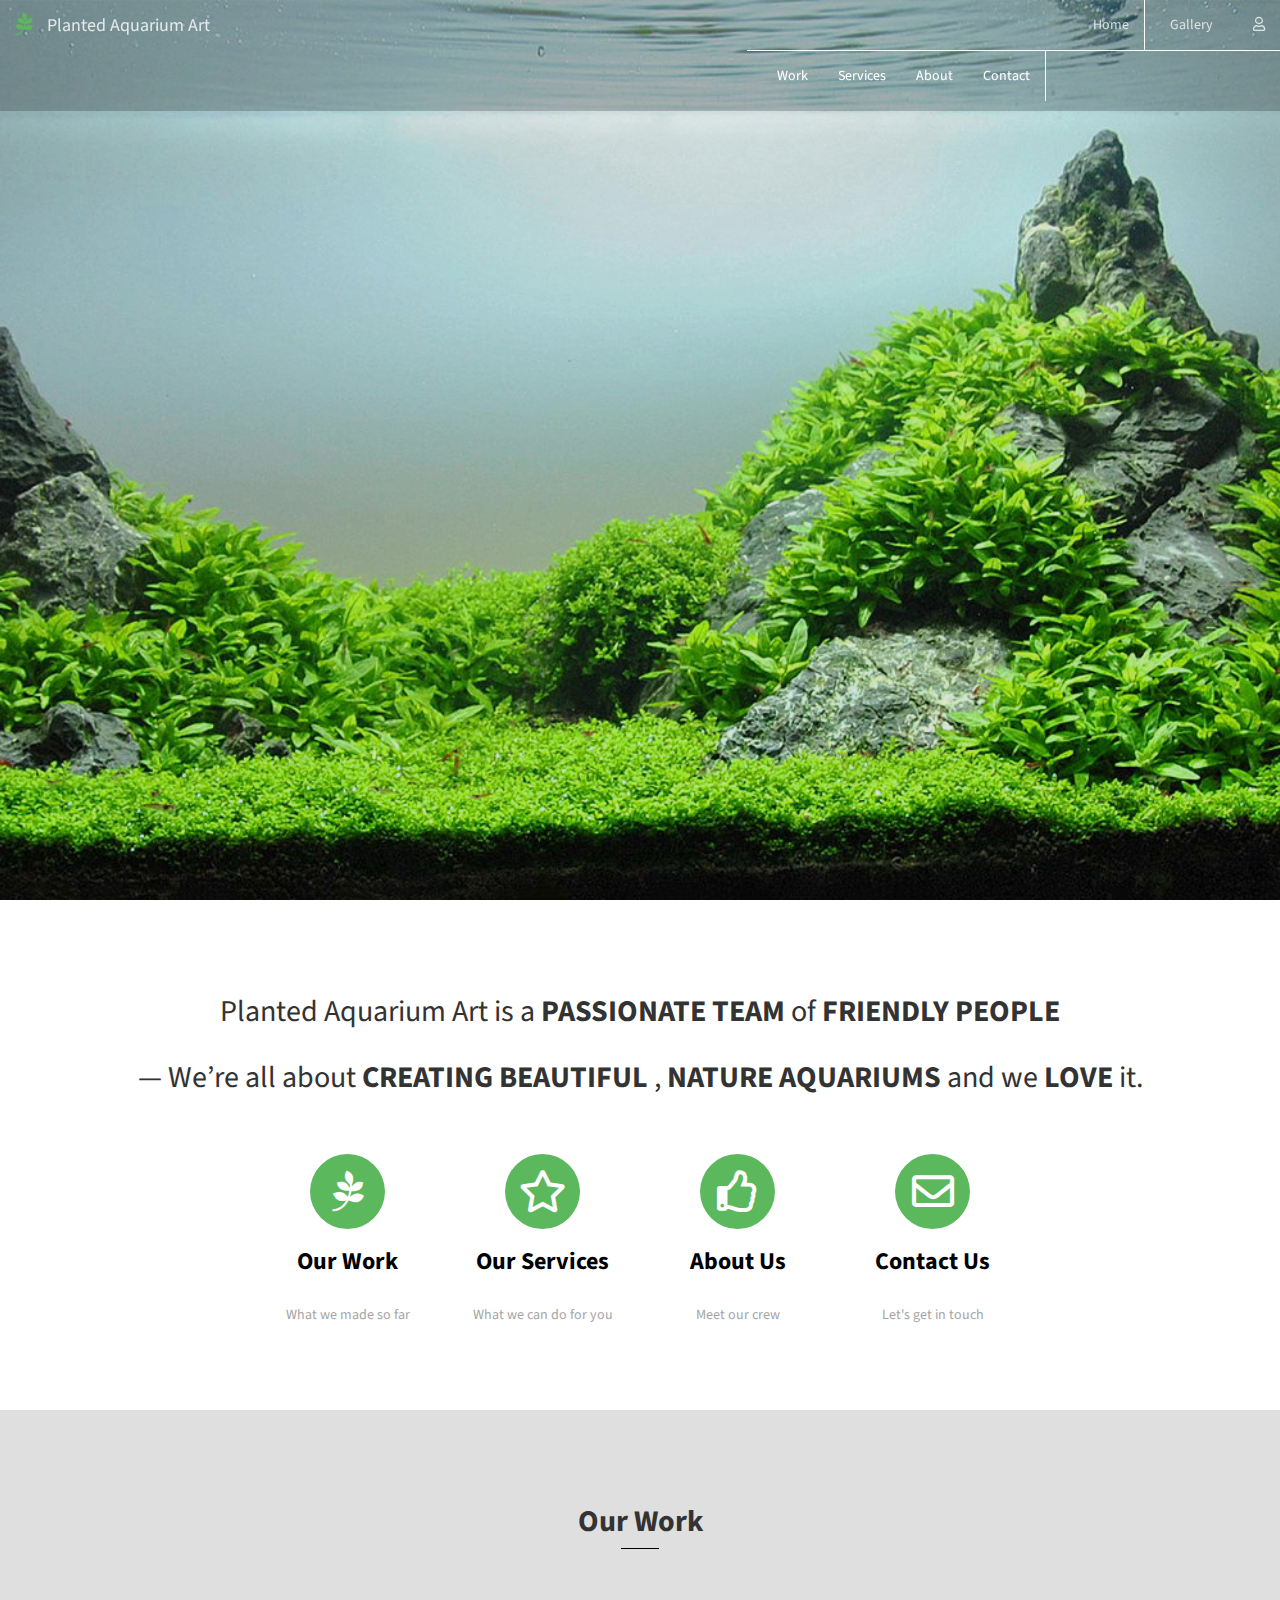
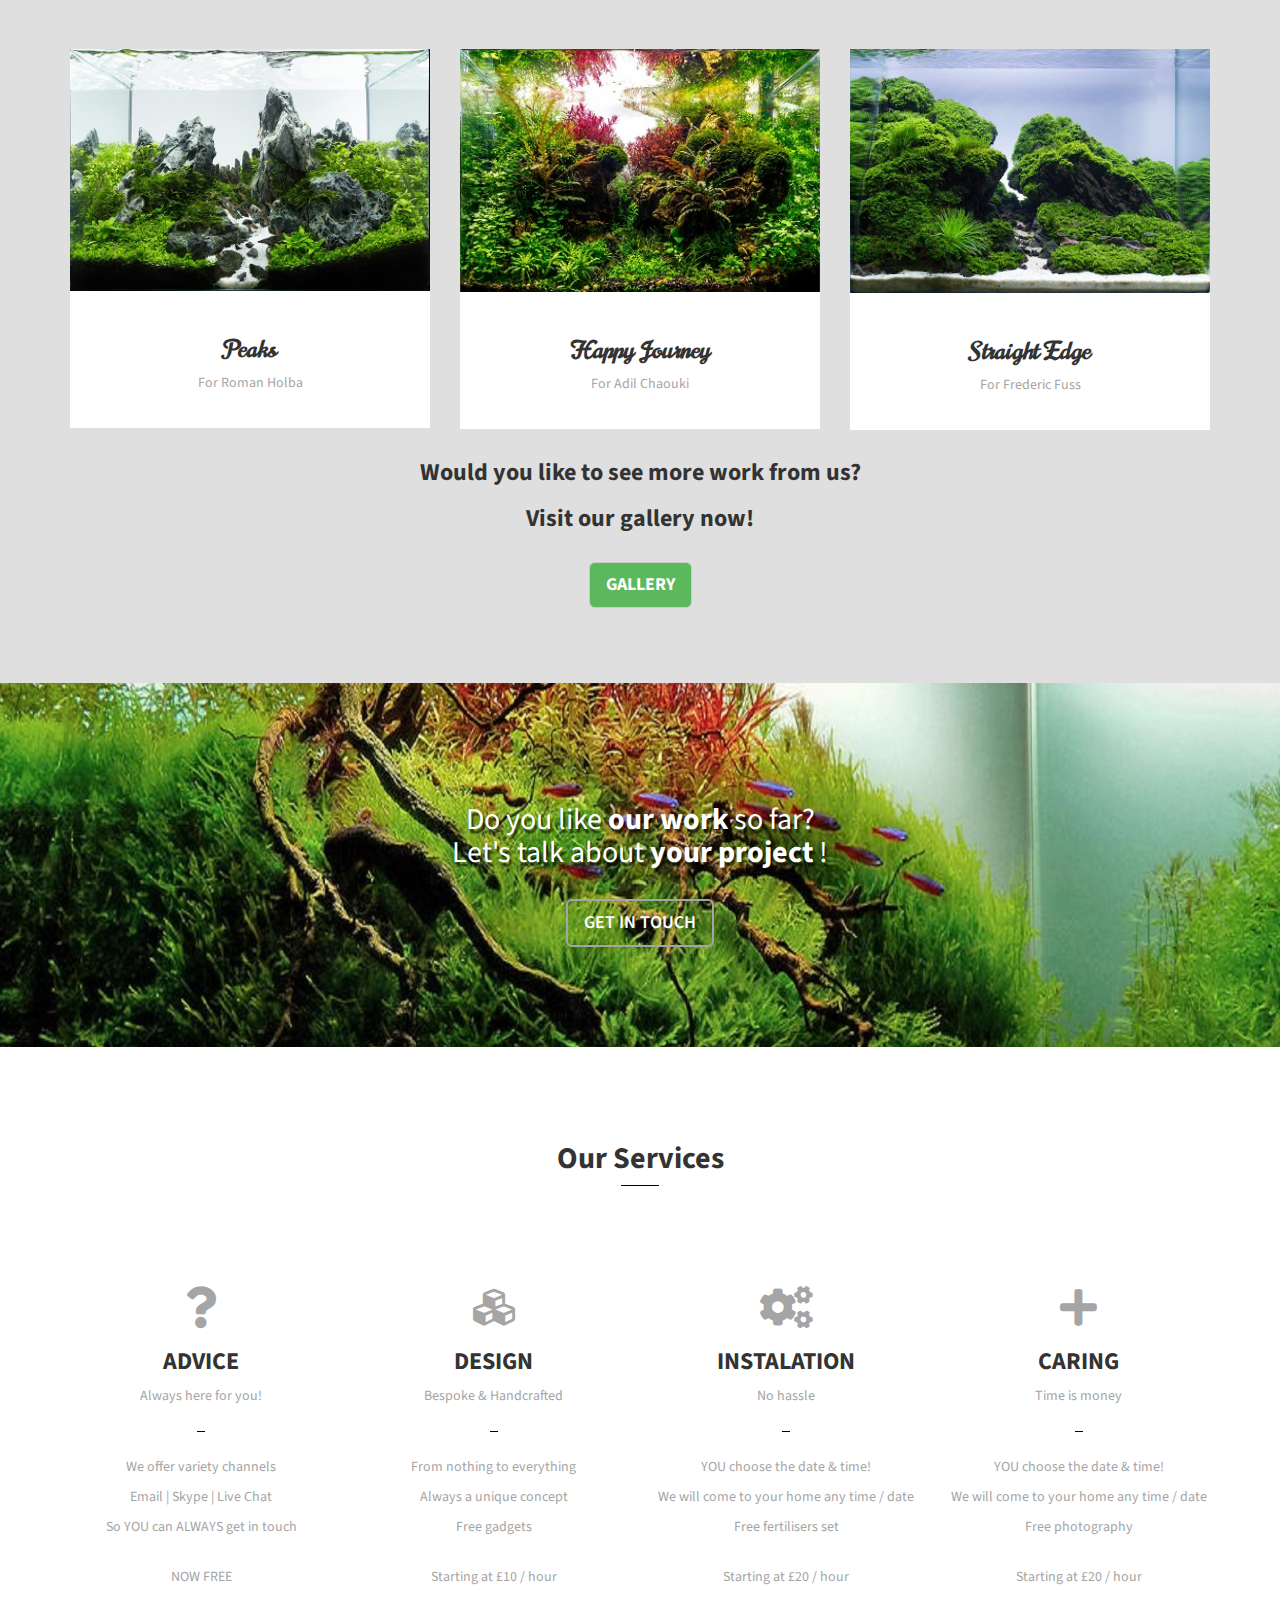
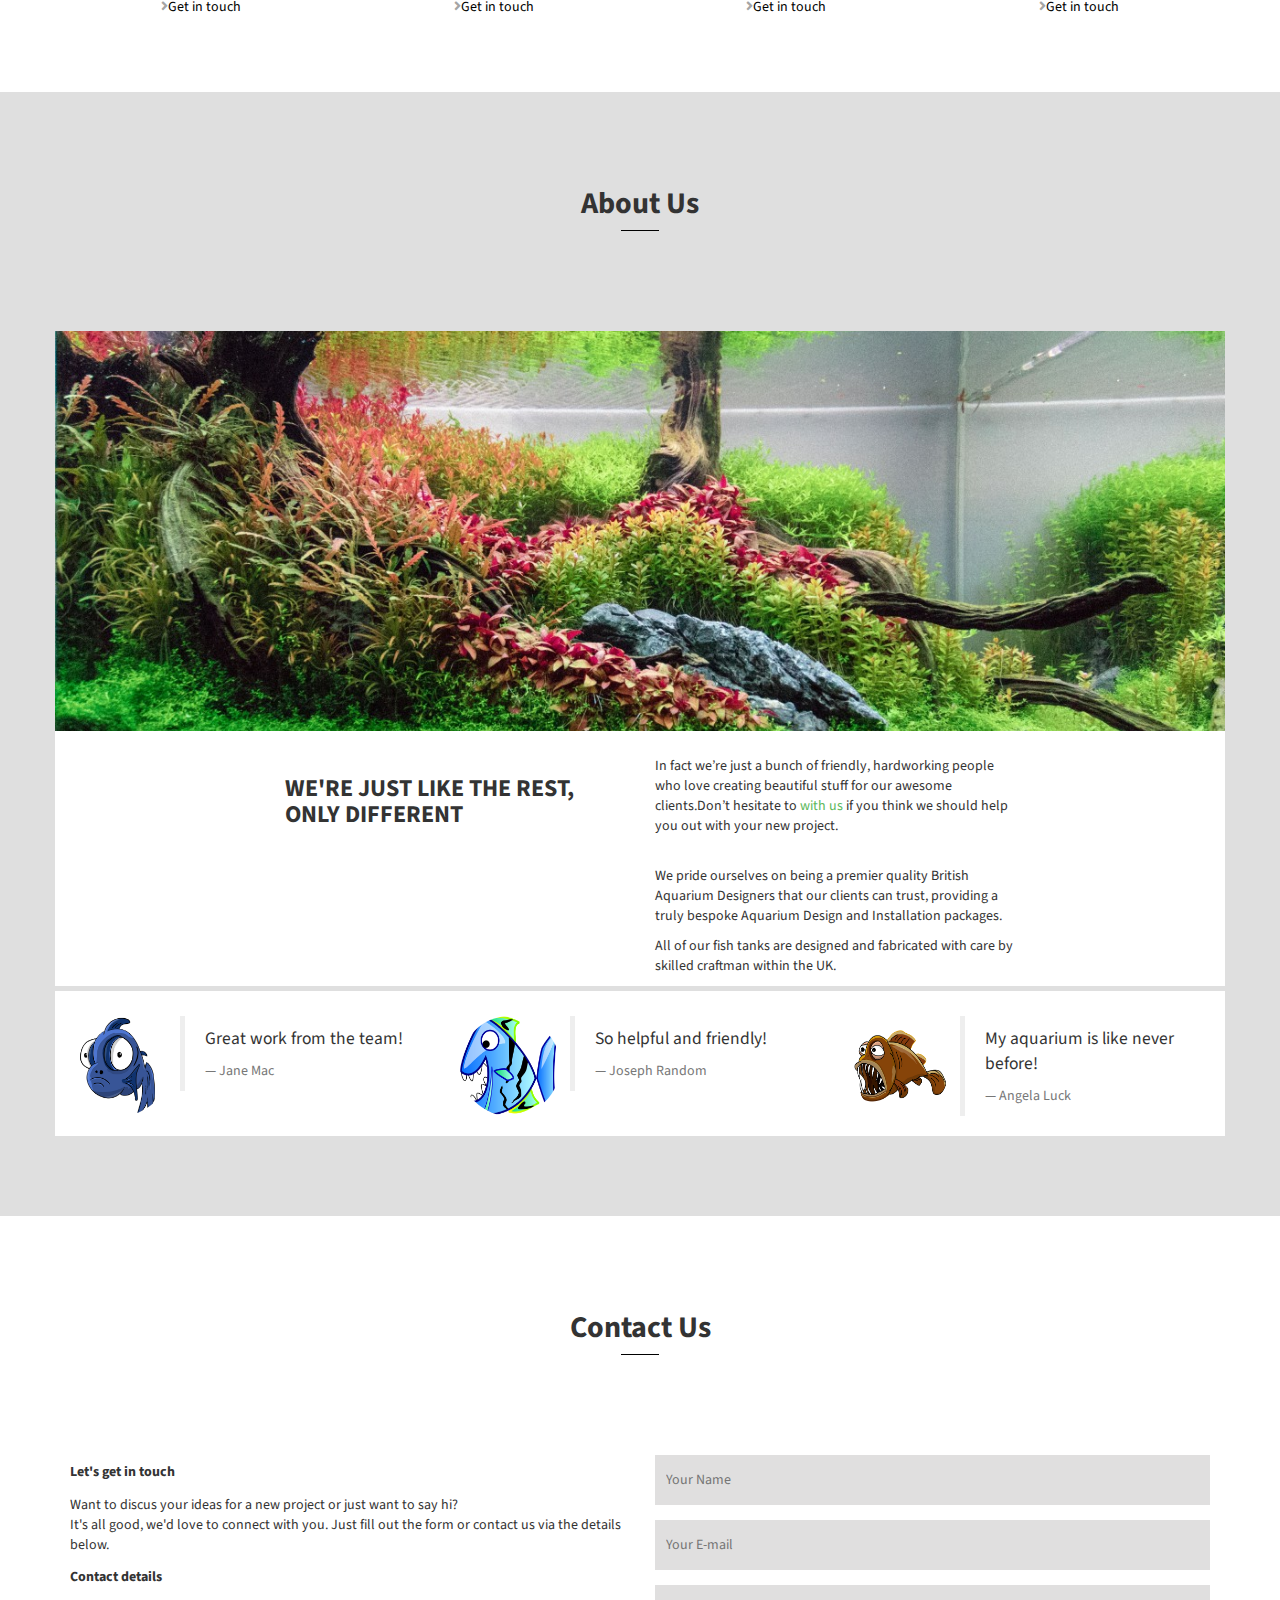
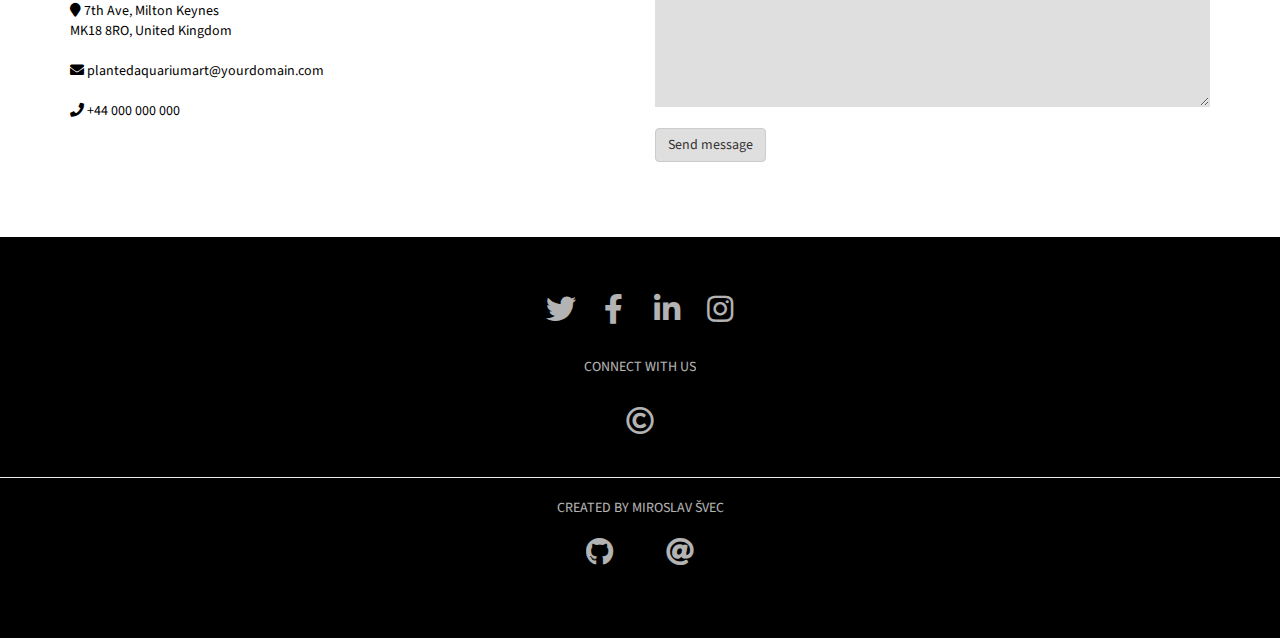
<file: index.htm>
<!DOCTYPE html>
<html lang="en">

<head>
	<meta charset="UTF-8">
	<meta name="viewport" content="width=device-width, initial-scale=1.0, shrink-to-fit=no">
	<meta http-equiv="X-UA-Compatible" content="ie=edge">
	<!-- Reset CSS -->
	<link rel="stylesheet" href="reset.css">
	<!-- Bootstrap -->
	<link rel="stylesheet" href="assets/css/bs/css/bootstrap.min.css">
	<!-- Font Awesome -->
	<link href="https://use.fontawesome.com/releases/v5.0.6/css/all.css" rel="stylesheet">
	<!-- Remove Favicon error -->
	<link rel="shortcut icon" href="favicon.ico">
	<!-- Fonts -->
	<link href="https://fonts.googleapis.com/css?family=Source+Sans+Pro" rel="stylesheet">
	<link href="https://fonts.googleapis.com/css?family=Norican" rel="stylesheet">
	<link rel="stylesheet" href="https://fonts.googleapis.com/css?family=Tangerine">
	<!-- CSS -->
	<link rel="stylesheet" href="assets/css/styles.css">
	<link rel="stylesheet" href="assets/css/screns.css">
	<link rel="stylesheet" href="assets/css/footer-links-animation.css">
	<!-- Scripts -->
	<script src="https://code.jquery.com/jquery-3.2.1.min.js" integrity="sha256-hwg4gsxgFZhOsEEamdOYGBf13FyQuiTwlAQgxVSNgt4="
	 crossorigin="anonymous"></script>
	<script src="assets/css/bs/js/bootstrap.min.js"></script>
	<script src="assets/js/main.js"></script>
	<!-- emailjs.com -->
	<script src="https://cdn.emailjs.com/dist/email.min.js"></script>
	<script>
		(function () {
			emailjs.init("user_MqY16F4SD2t4zKO8ixOgp");
		})();
	</script>


	<title>Planted Aquarium Art</title>

</head>

<body>
	<!-- Header -->

	<header class="header">
		<nav id="nav" class="navbar navbar-default">

			<div class="navbar-header">
				<div class="navbar-brand">
					<i class="fab fa-pagelines fa-lg" aria-hidden="true"></i>
					<a href="index.htm">Planted Aquarium Art</a>
				</div>

				<button type="button" class="navbar-toggle collapsed" data-toggle="collapse" data-target="#navbar-collapse">
					<span class="icon-bar"></span>
					<span class="icon-bar"></span>
					<span class="icon-bar"></span>
				</button>
			</div>

			<div class="navbar-collapse collapse" id="navbar-collapse">
				<ul id="main-links" class="nav navbar-nav navbar-right">
					<li id="home" class="white-border-right">
						<a href="index.htm">Home</a>
					</li>
					<li id="gallery">
						<a href="gallery.html">Gallery</a>
					</li>
					<li id="profile">
						<a href="#">
							<i class="far fa-user"></i>
						</a>
					</li>
				</ul>
			</div>
		</nav>
		<nav class="container-fluid">
			<div class="row">
				<ul id="sub-links" class="col-xs-12 col-md-5 col-md-offset-7">
					<li>
						<ol class="home section-nav  nav navbar-nav">
							<li>
								<a href="index.htm#work">Work</a>
							</li>
							<li>
								<a href="index.htm#services">Services</a>
							</li>
							<li>
								<a href="index.htm#about-us-section">About</a>
							</li>
							<li>
								<a href="index.htm#contact-us-section">Contact</a>
							</li>
						</ol>
					</li>
				</ul>
			</div>
		</nav>
	</header>

	<!-- /Header -->

	<!-- Main -->

	<main>

		<!-- Welcome Section -->

		<section id="slide-show" class="container-fluid">

			<!-- Overlay to make the img darker -->

			<div class="overlay"></div>

			<!-- Welcome Title -->

			<div class="title">
				<h1>Planted Aquarium Art</h1>
				<p>Advice | Setting up | Taking care of </p>
			</div>

		</section>

		<!-- /Welcome Section -->

		<!-- Moto Section -->

		<section id="our-moto" class="container-fluid">
			<header id="about" class="row">
				<div class="text-center">
					<h2 class="col-12">
						<span class="h2-text">Planted Aquarium Art is a</span> passionate team
						<span class="h2-text">of </span>friendly people
						<br>
						<br>
						<span class="h2-text">— We’re all about</span> creating beautiful
						<span class="h2-text">,</span> nature aquariums
						<span class="h2-text">and we</span> love
						<span class="h2-text">it.</span>
					</h2>
				</div>
			</header>

			<div class="container">
				<div class="row">
					<div class="visible-xl hidden-sm hidden-xs col-md-2 col-lg-2"></div>
					<div class="icon-wrapper col-xs-6 col-sm-6 col-md-2 col-lg-2">
						<a href="#work">
							<div id="our-work">
								<div class="icon-border">
									<i id="our-work-icon" class="about-us-background fab fa-pagelines fa-3x" aria-hidden="true"></i>
								</div>
								<h3>Our Work</h3>
								<br>
								<p>
									<em>What we made so far</em>
								</p>
							</div>
						</a>
					</div>
					<div class="icon-wrapper col-xs-6 col-sm-6 col-md-2 col-lg-2">
						<a href="#services">
							<div id="our-services">
								<div class="icon-border">
									<i id="our-services-icon" class="about-us-background fab far fa-star fa-3x" aria-hidden="true"></i>
								</div>
								<h3>Our Services</h3>
								<br>
								<p>
									<em>What we can do for you</em>
								</p>
							</div>
						</a>
					</div>
					<div class="icon-wrapper col-xs-6 col-sm-6 col-md-2 col-lg-2">
						<a href="#about-us-section">
							<div id="about-us">
								<div class="about-us-background icon-border">
									<i id="about-us-icon" class="about-us-background far fa-thumbs-up fa-3x" aria-hidden="true"></i>
								</div>
								<h3>About Us</h3>
								<br>
								<p>
									<em>Meet our crew</em>
								</p>
							</div>
						</a>
					</div>
					<div class="icon-wrapper col-xs-6 col-sm-6 col-md-2 col-lg-2">
						<a href="#contact-us-section">
							<div id="contact-us">
								<div class="icon-border">
									<i id="contact-us-icon" class="about-us-background far fa-envelope fa-3x" aria-hidden="true"></i>
								</div>
								<h3>Contact Us</h3>
								<br>
								<p>
									<em>Let's get in touch</em>
								</p>
							</div>
						</a>
					</div>
					<div class="visible-xl hidden-sm hidden-xs col-md-2 col-lg-2"></div>
				</div>
			</div>

		</section>

		<!-- /Moto Section -->

		<!-- Our Work Section -->

		<section id="work">
			<header class="text-center">
				<h2>Our Work</h2>
				<hr class="section-hr">
			</header>
			<div class="container">
				<div class="row">
					<div class="our-work col-xs-12 col-sm-12 col-md-4 col-lg-4">
						<a class="hidden-xs hidden-sm hidden-md" href="" data-toggle='modal' data-target='#peaks'>
							<img src="assets/files/small/1.jpg" alt="Planted Aquarium Art work 'Peaks'">
						</a>
						<div class="hidden-lg">
							<img src="assets/files/small/1.jpg" alt="Planted Aquarium Art work 'Peaks'">
						</div>
						<div class="our-work-notes">
							<h3>Peaks</h3>
							<p>For Roman Holba</p>
						</div>
					</div>
					<div class="our-work col-xs-12 col-sm-12 col-md-4 col-lg-4">
						<a class="hidden-xs hidden-sm hidden-md" href="" data-toggle='modal' data-target='#happyJourney'>
							<img src="assets/files/small/2.jpg" alt="Planted Aquarium Art work 'Happy Journey'">
						</a>
						<div class="hidden-lg">
							<img src="assets/files/small/2.jpg" alt="Planted Aquarium Art work 'Happy Journey'">
						</div>
						<div class="our-work-notes">
							<h3>Happy Journey</h3>
							<p>For Adil Chaouki</p>
						</div>
					</div>
					<div class="our-work col-xs-12 col-sm-12 col-md-4 col-lg-4">
						<a class="hidden-xs hidden-sm hidden-md" href="" data-toggle='modal' data-target='#straightEdge'>
							<img src="assets/files/small/3.jpg" alt="Planted Aquarium Art work 'Straight Edge'">
						</a>
						<div class="hidden-lg">
							<img src="assets/files/small/3.jpg" alt="Planted Aquarium Art work 'Straight Edge'">
						</div>
						<div class="our-work-notes">
							<h3>Straight Edge</h3>
							<p>For Frederic Fuss</p>
						</div>
					</div>
				</div>
				<div class="row">
					<div class="text-center">
						<h3>Would you like to see more work from us?</h3>
						<h3>Visit our gallery now!</h3>
						<br>
						<a class="btn btn-lg btn-default" href="https://miroslavsvec.github.io/Planted-Aquarium-Art/gallery">GALLERY</a>
					</div>
				</div>
			</div>

		</section>

		<!-- /Our Work Section -->

		<!-- Get In Touch -->

		<section id="get-in-touch">
			<div class="text-center">
				<h2 class="col-12">
					<span class="h2-text">Do you like</span> our work
					<span class="h2-text">so far?</span>
					<br>
					<span class="h2-text">Let's talk about</span> your project
					<span class="h2-text">!</span>
				</h2>
				<a class="btn btn-lg btn-default" href="#contact-us-section">GET IN TOUCH</a>
			</div>
		</section>

		<!-- /Get In Touch -->

		<!-- Services Section -->

		<section id="services">
			<header class="text-center">
				<h2>Our Services</h2>
				<hr class="section-hr">
			</header>
			<div class="container">
				<div class="row">
					<div class="services-notes text-center col-xs-6 col-sm-6 col-md-3">
						<i class="fa fa-question fa-3x" aria-hidden="true"></i>
						<h3>ADVICE</h3>
						<p>Always here for you!</p>
						<hr class="section-hr">
						<p>We offer variety channels</p>
						<p>Email | Skype | Live Chat</p>
						<p>So YOU can ALWAYS get in touch</p>
						<br>
						<p>NOW FREE</p>
						<a href="#contact-us-section">
							<i class="fas fa-angle-right fa-1x" aria-hidden="true"></i>Get in touch
						</a>
					</div>
					<div class="services-notes text-center col-xs-6 col-sm-6 col-md-3">
						<i class="fa fa-cubes fa-3x" aria-hidden="true"></i>
						<h3>DESIGN</h3>
						<p>Bespoke &amp; Handcrafted</p>
						<hr class="section-hr">
						<p>From nothing to everything</p>
						<p>Always a unique concept</p>
						<p>Free gadgets</p>
						<br>
						<p>Starting at £10 / hour</p>
						<a href="#contact-us-section">
							<i class="fas fa-angle-right fa-1x" aria-hidden="true"></i>Get in touch
						</a>
					</div>
					<div class="services-notes text-center col-xs-6 col-sm-6 col-md-3">
						<i class="fa fa-cogs fa-3x"></i>
						<h3>INSTALATION</h3>
						<p>No hassle</p>
						<hr class="section-hr">
						<p>YOU choose the date &amp; time!</p>
						<p>We will come to your home any time / date</p>
						<p>Free fertilisers set</p>
						<br>
						<p>Starting at £20 / hour</p>
						<a href="#contact-us-section">
							<i class="fas fa-angle-right fa-1x" aria-hidden="true"></i>Get in touch
						</a>
					</div>
					<div class="services-notes text-center col-xs-6 col-sm-6 col-md-3">
						<i class="fa fa-plus fa-3x" aria-hidden="true"></i>
						<h3>CARING</h3>
						<p>Time is money</p>
						<hr class="section-hr">
						<p>YOU choose the date &amp; time!</p>
						<p>We will come to your home any time / date</p>
						<p>Free photography</p>
						<br>
						<p>Starting at £20 / hour</p>
						<a href="#contact-us-section">
							<i class="fas fa-angle-right fa-1x" aria-hidden="true"></i>Get in touch
						</a>
					</div>
				</div>
			</div>
		</section>

		<!-- /Services Section -->

		<!-- About us Section -->

		<section id="about-us-section">
			<header class="text-center">
				<h2>About Us</h2>
				<hr class="section-hr">
			</header>
			<div class="about-us-text container">
				<div class="row">
					<div class="about-us-picture col-xs-12"></div>
				</div>
				<div class="row">
					<div class="visible-xl hidden-sm hidden-xs col-md-2 col-lg-2"></div>
					<div class="col-xs-12 col-sm-12 col-md-4">
						<h3>
							WE'RE JUST LIKE THE REST, ONLY DIFFERENT
						</h3>
					</div>
					<div class="col-xs-12 col-sm-12 col-md-4">
						<p>In fact we’re just a bunch of friendly, hardworking people who love creating beautiful stuff for our awesome clients.Don’t
							hesitate to
							<a href="#contact-us-section">
								with us
							</a> if you think we should help you out with your new project.</p>
						<br>
						<p>We pride ourselves on being a premier quality British Aquarium Designers
							that our clients can trust, providing a truly bespoke Aquarium Design and Installation packages.
						</p>
						<p>
							All of our fish tanks are designed and fabricated with care by skilled craftman within the UK.
						</p>
					</div>
					<div class="visible-xl hidden-sm hidden-xs col-md-2 col-lg-2"></div>
				</div>
			</div>

			<div id="quote" class="about-us-text container">
				<div class="row">
					<div class="col-xs-12 col-md-4">
						<div>
							<div class="media-left">
								<img src="assets/files/small/fish.png" class="img-circle media-object" height=100 width=100 alt="Blue Fish profile picture">
							</div>
							<div class="media-body">
								<blockquote class="quote">
									<p>Great work from the team!</p>
									<footer>Jane Mac</footer>
								</blockquote>
							</div>
						</div>
					</div>
					<div class="col-xs-12 col-md-4">
						<div>
							<div class="media-left">
								<img src="assets/files/small/fish1.png" class="img-circle media-object" height=100 width=100 alt="Blue / Green Fish profile picture">
							</div>
							<div class="media-body">
								<blockquote class="quote">
									<p>So helpful and friendly!</p>
									<footer>Joseph Random</footer>
								</blockquote>
							</div>
						</div>
					</div>
					<div class="col-xs-12 col-md-4">
						<div>
							<div class="media-left">
								<img src="assets/files/small/fish2.png" class="img-circle media-object" height=100 width=100 alt="Brown Fish profile picture">
							</div>
							<div class="media-body">
								<blockquote class="quote">
									<p>My aquarium is like never before!</p>
									<footer>Angela Luck</footer>
								</blockquote>
							</div>
						</div>
					</div>
				</div>
			</div>
		</section>

		<!-- /About us Section -->

		<!-- Contact us Section -->

		<section id="contact-us-section">
			<header class="text-center">
				<h2>Contact Us</h2>
				<hr class="section-hr">
			</header>
			<div class="container">
				<div class="row">

					<div id="contact-details" class="col-xs-12 col-sm-12 col-md-6">
						<h5>Let's get in touch</h5>
						<p>Want to discus your ideas for a new project or just want to say hi?
							<br> It's all good, we'd love to connect with you. Just fill out the form or contact us via the details below.</p>
						<h5>Contact details</h5>
						<address>
							<a href="http://www.google.com/maps" target="new">
								<i class="fa fa-map-marker" aria-hidden="true"></i>
								<span>7th Ave, Milton Keynes
									<br> MK18 8RO, United Kingdom</span>
							</a>
							<br>
							<br>
							<a href="plantedaquariumart@yourdomain.com">
								<i class="fa fa-envelope" aria-hidden="true"></i>
								<span>plantedaquariumart@yourdomain.com</span>
							</a>
							<br>
							<br>
							<a href="tel:+44000000000">
								<i class="fa fa-phone" aria-hidden="true"></i>
								<span>+44 000 000 000</span>
							</a>
						</address>
					</div>

					<div class="col-xs-12 col-sm-12 col-md-6">
						<fieldset>
							<form onsubmit="return validForm(this);" method="post" name="contactform" id="contactForm" class="">
								<div class="form-group">
									<input name="author" type="text" id="name" placeholder="Your Name" required>
								</div>
								<div class="form-group">
									<input name="email" type="email" id="userEmail" placeholder="Your E-mail" required>
								</div>
								<div class="form-group">
									<textarea name="message" id="message" rows="5" required></textarea>
								</div>
								<input type="submit" class="btn btn-default submit" id="submit" value="Send message">
							</form>
						</fieldset>
					</div>
				</div>
			</div>

		</section>

		<!-- /Contact us Section -->

		<!-- Alerts Box  -->


		<div id="alerts" class="container-fluid">
			<header class="row">
				<div class="text-left">
					<p>
						<i class="fab fa-pagelines fa-lg" aria-hidden="true"></i> Planted Aquarium Art</p>
				</div>
			</header>
			<div class="row">
				<p id="message-box"></p>
			</div>
		</div>


		<!-- /Alerts Box  -->

	</main>

	<!-- /Main -->

	<!-- Footer -->

	<footer class="footer">
		<div class="container-fluid">
			<div class="row">
				<div class="col-12 text-center footer-links">
					<a href="#" target="_blank">
						<i class="twitter fab fa-twitter fa-2x" aria-hidden="true"></i>
					</a>
					<a href="#" target="_blank">
						<i class="facebook fab fa-facebook-f fa-2x" aria-hidden="true"></i>
					</a>
					<a href="#" target="_blank">
						<i class="linkedin fab fa-linkedin-in fa-2x" aria-hidden="true"></i>
					</a>
					<a href="#" target="_blank">
						<i class="instagram fab fa-instagram fa-2x" aria-hidden="true"></i>
					</a>
					<p class="secreet">CONNECT WITH US</p>
				</div>
			</div>
			<div class="secreet row text-center">
				<div class="col-12">
					<a href="#" data-toggle='modal' data-target='#copyright'>
						<i class="far fa-copyright fa-2x" aria-hidden="true"></i>
					</a>
				</div>
			</div>
		</div>
		<hr id="footer-hr">
		<div class="container-fluid">
			<div class="secreet row text-center">
				<div class="col-12">
					<a href="https://www.linkedin.com/in/miroslav-svec-58a448151/" target="_blank">
						CREATED BY MIROSLAV ŠVEC
					</a>
				</div>
			</div>
			<div class="secreet row text-center">
				<div class="col-12">
					<a href="https://github.com/MiroslavSvec/Planted-Aquarium-Art" target="_blank">
						<i class="fab fa-github fa-2x" aria-hidden="true"></i>
					</a>
					<a href="mailto:miroslav.svec.work@gmail.com">
						<i class="fas fa-at fa-2x" aria-hidden="true"></i>
					</a>
				</div>
			</div>
		</div>


	</footer>

	<!-- /Footer -->

	<!-- Modals -->

	<!-- Footer Popups -->

	<div class="modal fade" id="copyright" tabindex="-1" role="dialog" aria-labelledby="copyright">
		<div class="container-fluid text-center">
			<div class="row">
				<div class="modal-header col-12">
					<h2>Thank you!</h2>
				</div>

				<div class="col-12">
					<h3>To Karol Maleska</h3>
				</div>

				<div id="copyright-text" class="col-12">
					<p>
						The owner of
						<a href="https://www.co2art.co.uk/" target="_blank">&nbsp;
							<u> CO2 Art </u> &nbsp; </a>
						as he allowed me to use pictures for this website...
						<br>
						<br> All pictures on this website has been borrowed from
						<a href="https://www.aquascapeawards.com/" target="_blank">&nbsp;
							<u> Aquascape Awards </u> &nbsp; </a> for purpose of my school project...
						<br>
						<br> There is no such a comapny like "Planted Aquarium Art" !
					</p>
				</div>
				<div class="col-12">
					<a href="https://www.co2art.co.uk/" target="_blank">
						<img src="assets/files/small/logo.png" alt="CO2art logo">
					</a>
				</div>
			</div>
		</div>
	</div>

	<!-- Pop Up "Our work" Images -->

	<div class="pop-up-img modal fade" id="peaks" tabindex="-1" role="dialog" aria-labelledby="peaks">
		<div class="modal-body" data-dismiss="modal">
			<img class="modal-img" src="assets/files/large/1.jpg" alt="">
		</div>
	</div>

	<div class="pop-up-img modal fade" id="happyJourney" tabindex="-1" role="dialog" aria-labelledby="happyJourney">
		<div class="modal-body" data-dismiss="modal">
			<img class="modal-img" src="assets/files/large/2.jpg" alt="">
		</div>
	</div>

	<div class="pop-up-img modal fade" id="straightEdge" tabindex="-1" role="dialog" aria-labelledby="straightEdge">
		<div class="modal-body" data-dismiss="modal">
			<img class="modal-img" src="assets/files/large/3.jpg" alt="">
		</div>
	</div>

	<!-- /Pop Up "Our work" Images -->

	<!-- /Modals -->

</body>

</html>
</file>
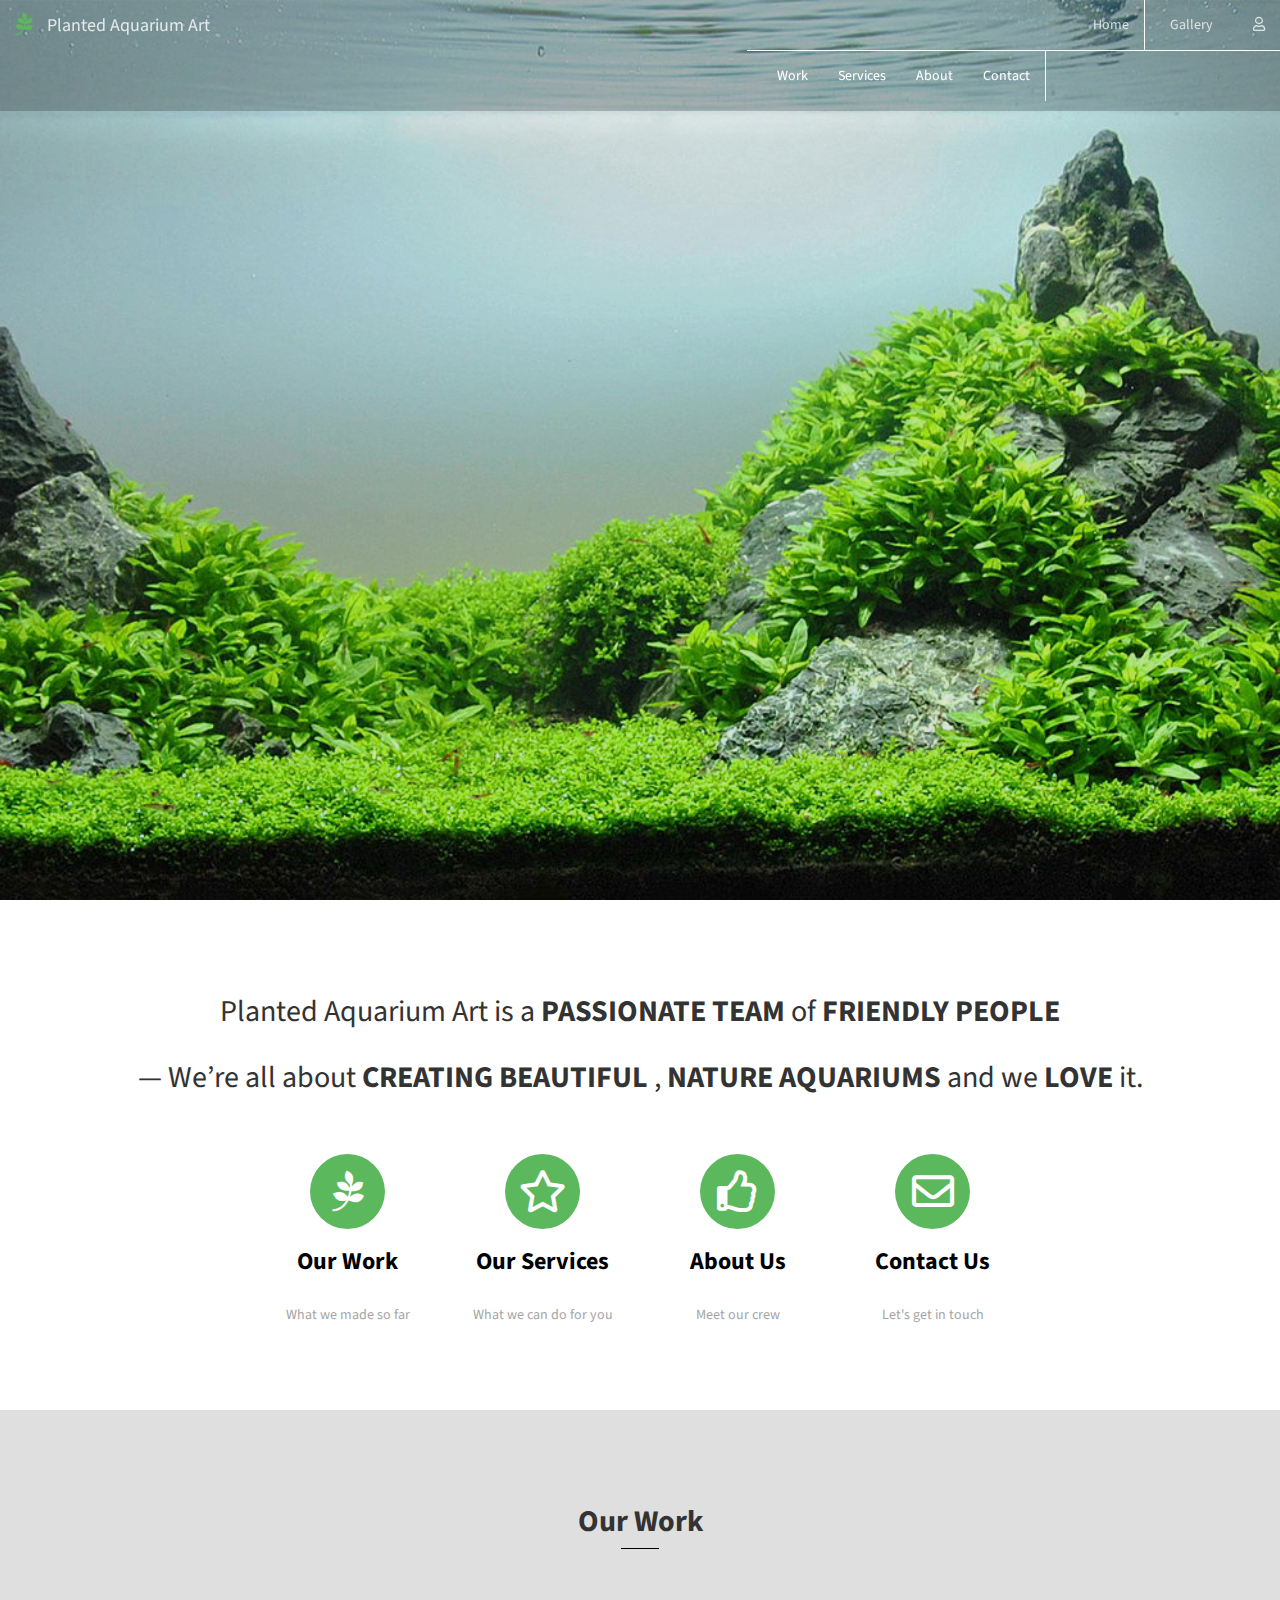
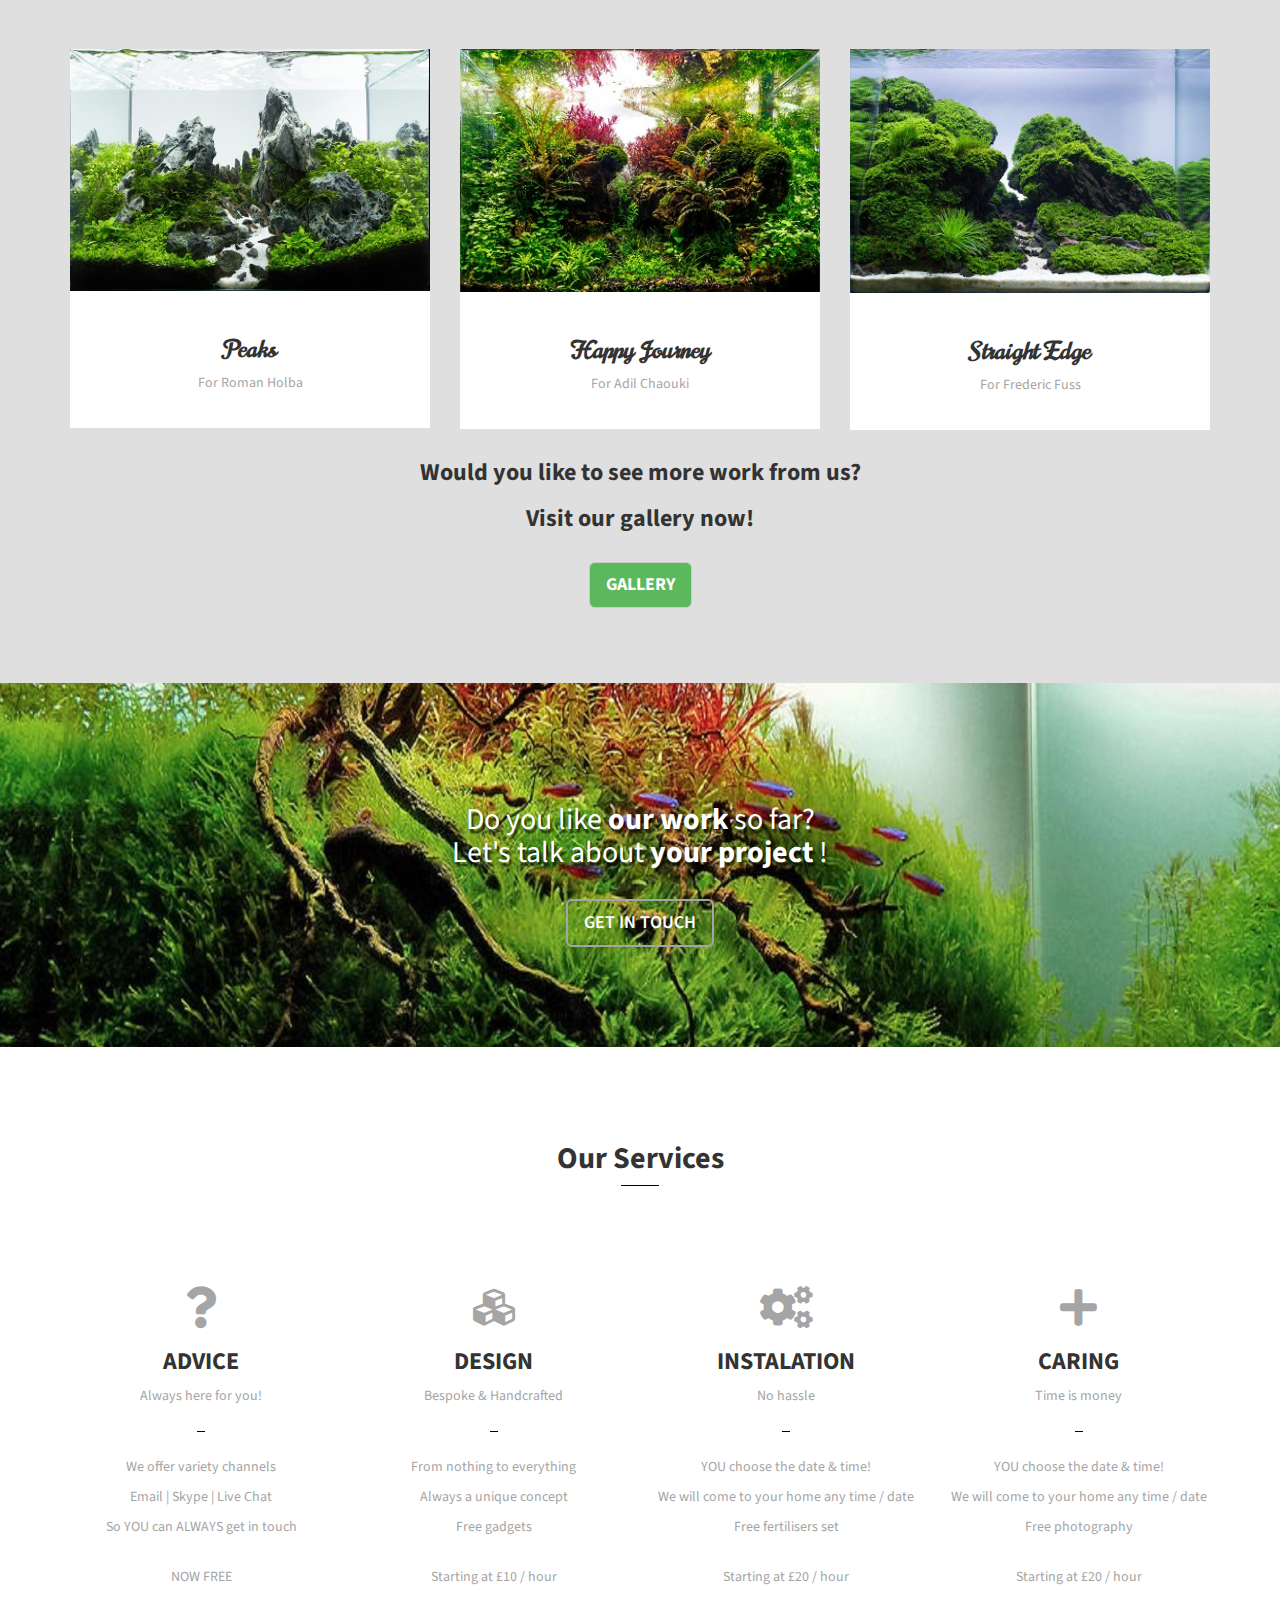
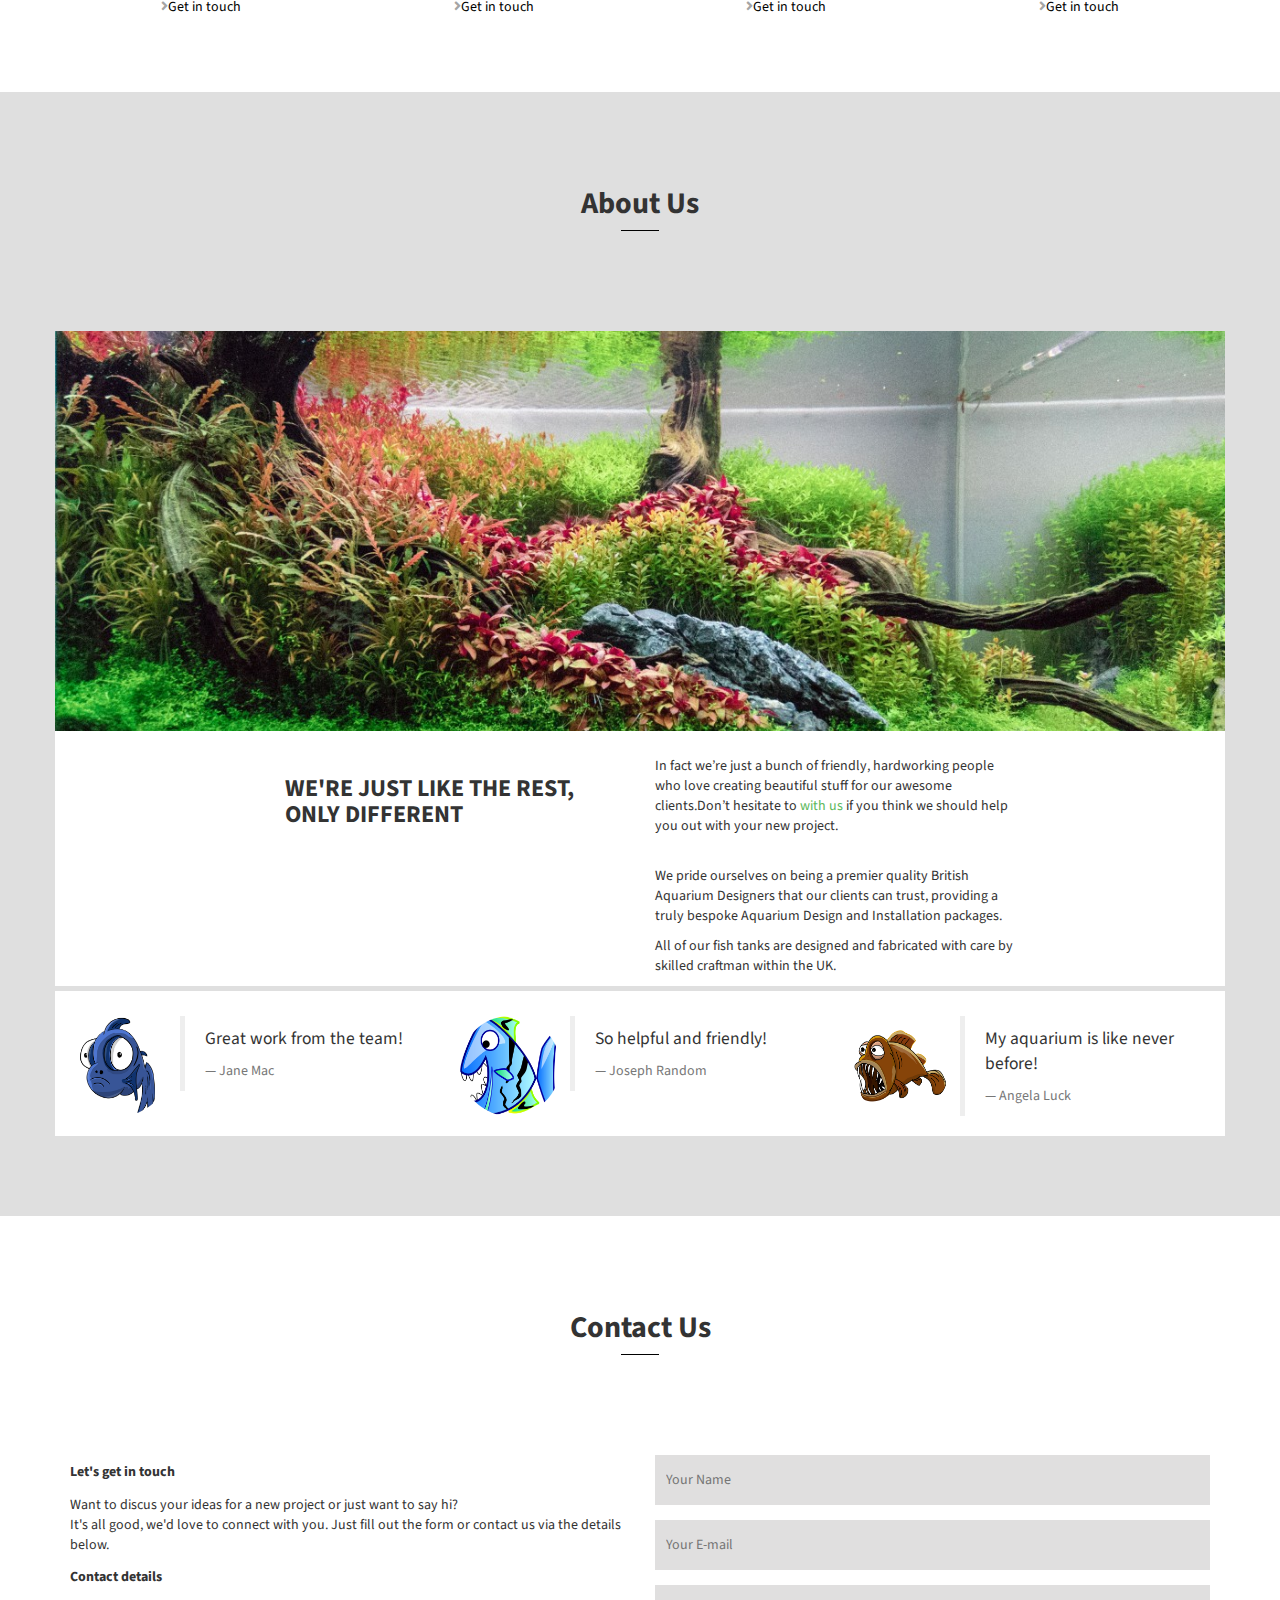
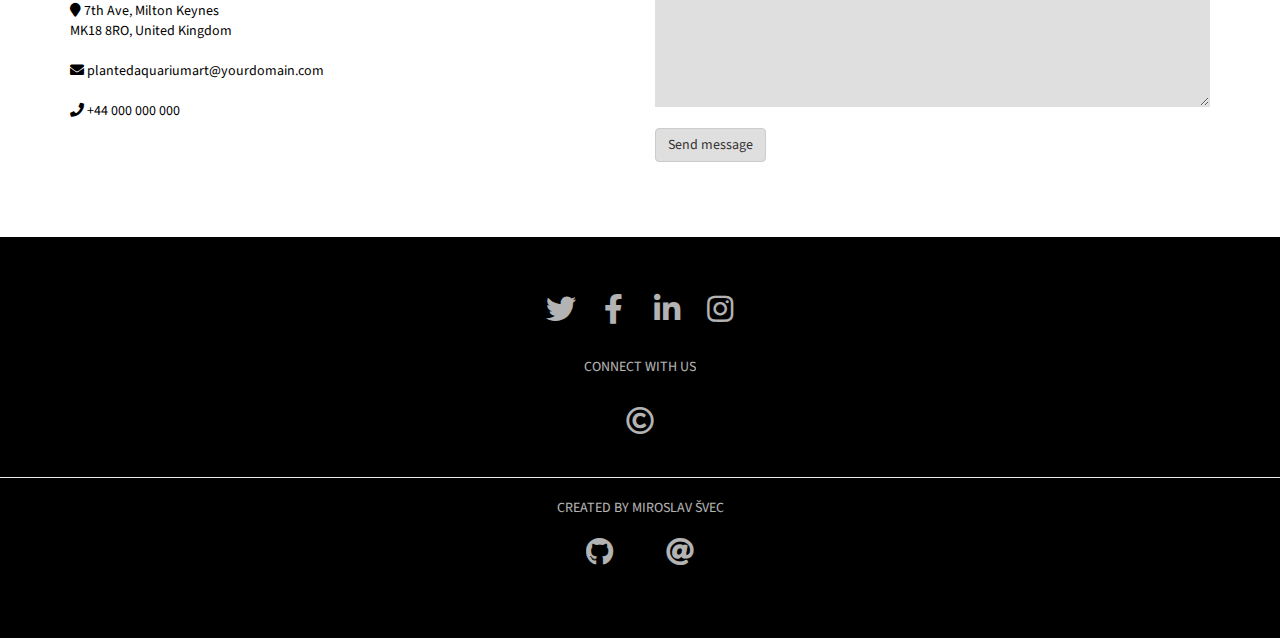
<file: index.html>
<!DOCTYPE html>
<html lang="en">

<head>
	<meta charset="UTF-8">
	<meta name="viewport" content="width=device-width, initial-scale=1.0, shrink-to-fit=no">
	<meta http-equiv="X-UA-Compatible" content="ie=edge">
	<!-- Reset CSS -->
	<link rel="stylesheet" href="reset.css">
	<!-- Bootstrap -->
	<link rel="stylesheet" href="assets/css/bs/css/bootstrap.min.css">
	<!-- Font Awesome -->
	<link href="https://use.fontawesome.com/releases/v5.0.6/css/all.css" rel="stylesheet">
	<!-- Remove Favicon error -->
	<link rel="shortcut icon" href="favicon.ico">
	<!-- Fonts -->
	<link href="https://fonts.googleapis.com/css?family=Source+Sans+Pro" rel="stylesheet">
	<link href="https://fonts.googleapis.com/css?family=Norican" rel="stylesheet">
	<link rel="stylesheet" href="https://fonts.googleapis.com/css?family=Tangerine">
	<!-- CSS -->
	<link rel="stylesheet" href="assets/css/styles.css">
	<link rel="stylesheet" href="assets/css/screns.css">
	<link rel="stylesheet" href="assets/css/footer-links-animation.css">
	<!-- Scripts -->
	<script src="https://code.jquery.com/jquery-3.2.1.min.js" integrity="sha256-hwg4gsxgFZhOsEEamdOYGBf13FyQuiTwlAQgxVSNgt4="
	 crossorigin="anonymous"></script>
	<script src="assets/css/bs/js/bootstrap.min.js"></script>
	<script src="assets/js/main.js"></script>
	<!-- emailjs.com -->
	<script src="https://cdn.emailjs.com/dist/email.min.js"></script>
	<script>
		(function () {
			emailjs.init("user_MqY16F4SD2t4zKO8ixOgp");
		})();
	</script>


	<title>Planted Aquarium Art</title>

</head>

<body>
	<!-- Header -->

	<header class="header">
		<nav id="nav" class="navbar navbar-default">

			<div class="navbar-header">
				<div class="navbar-brand">
					<i class="fab fa-pagelines fa-lg" aria-hidden="true"></i>
					<a href="index.html">Planted Aquarium Art</a>
				</div>

				<button type="button" class="navbar-toggle collapsed" data-toggle="collapse" data-target="#navbar-collapse">
					<span class="icon-bar"></span>
					<span class="icon-bar"></span>
					<span class="icon-bar"></span>
				</button>
			</div>

			<div class="navbar-collapse collapse" id="navbar-collapse">
				<ul id="main-links" class="nav navbar-nav navbar-right">
					<li id="home" class="white-border-right">
						<a href="index.html">Home</a>
					</li>
					<li id="gallery">
						<a href="gallery.html">Gallery</a>
					</li>
					<li id="profile">
						<a href="#">
							<i class="far fa-user"></i>
						</a>
					</li>
				</ul>
			</div>
		</nav>
		<nav class="container-fluid">
			<div class="row">
				<ul id="sub-links" class="col-xs-12 col-md-5 col-md-offset-7">
					<li>
						<ol class="home section-nav  nav navbar-nav">
							<li>
								<a href="index.html#work">Work</a>
							</li>
							<li>
								<a href="index.html#services">Services</a>
							</li>
							<li>
								<a href="index.html#about-us-section">About</a>
							</li>
							<li>
								<a href="index.html#contact-us-section">Contact</a>
							</li>
						</ol>
					</li>
				</ul>
			</div>
		</nav>
	</header>

	<!-- /Header -->

	<!-- Main -->

	<main>

		<!-- Welcome Section -->

		<section id="slide-show" class="container-fluid">

			<!-- Overlay to make the img darker -->

			<div class="overlay"></div>

			<!-- Welcome Title -->

			<div class="title">
				<h1>Planted Aquarium Art</h1>
				<p>Advice | Setting up | Taking care of </p>
			</div>

		</section>

		<!-- /Welcome Section -->

		<!-- Moto Section -->

		<section id="our-moto" class="container-fluid">
			<header id="about" class="row">
				<div class="text-center">
					<h2 class="col-xs-12">
						<span class="h2-text">Planted Aquarium Art is a</span> passionate team
						<span class="h2-text">of </span>friendly people
						<br>
						<br>
						<span class="h2-text">— We’re all about</span> creating beautiful
						<span class="h2-text">,</span> nature aquariums
						<span class="h2-text">and we</span> love
						<span class="h2-text">it.</span>
					</h2>
				</div>
			</header>

			<div class="container">
				<div class="row">
					<div class="visible-xl hidden-sm hidden-xs col-md-2 col-lg-2"></div>
					<div class="icon-wrapper col-xs-6 col-sm-6 col-md-2 col-lg-2">
						<a href="#work">
							<div id="our-work">
								<div class="icon-border">
									<i id="our-work-icon" class="about-us-background fab fa-pagelines fa-3x" aria-hidden="true"></i>
								</div>
								<h3>Our Work</h3>
								<br>
								<p>
									<em>What we made so far</em>
								</p>
							</div>
						</a>
					</div>
					<div class="icon-wrapper col-xs-6 col-sm-6 col-md-2 col-lg-2">
						<a href="#services">
							<div id="our-services">
								<div class="icon-border">
									<i id="our-services-icon" class="about-us-background fab far fa-star fa-3x" aria-hidden="true"></i>
								</div>
								<h3>Our Services</h3>
								<br>
								<p>
									<em>What we can do for you</em>
								</p>
							</div>
						</a>
					</div>
					<div class="icon-wrapper col-xs-6 col-sm-6 col-md-2 col-lg-2">
						<a href="#about-us-section">
							<div id="about-us">
								<div class="about-us-background icon-border">
									<i id="about-us-icon" class="about-us-background far fa-thumbs-up fa-3x" aria-hidden="true"></i>
								</div>
								<h3>About Us</h3>
								<br>
								<p>
									<em>Meet our crew</em>
								</p>
							</div>
						</a>
					</div>
					<div class="icon-wrapper col-xs-6 col-sm-6 col-md-2 col-lg-2">
						<a href="#contact-us-section">
							<div id="contact-us">
								<div class="icon-border">
									<i id="contact-us-icon" class="about-us-background far fa-envelope fa-3x" aria-hidden="true"></i>
								</div>
								<h3>Contact Us</h3>
								<br>
								<p>
									<em>Let's get in touch</em>
								</p>
							</div>
						</a>
					</div>
					<div class="visible-xl hidden-sm hidden-xs col-md-2 col-lg-2"></div>
				</div>
			</div>

		</section>

		<!-- /Moto Section -->

		<!-- Our Work Section -->

		<section id="work">
			<header class="text-center">
				<h2>Our Work</h2>
				<hr class="section-hr">
			</header>
			<div class="container">
				<div class="row">
					<div class="our-work col-xs-12 col-sm-12 col-md-4 col-lg-4">
						<a class="hidden-xs hidden-sm hidden-md" href="" data-toggle='modal' data-target='#peaks'>
							<img src="assets/files/small/1.jpg" alt="Planted Aquarium Art work 'Peaks'">
						</a>
						<div class="hidden-lg">
							<img src="assets/files/small/1.jpg" alt="Planted Aquarium Art work 'Peaks'">
						</div>
						<div class="our-work-notes">
							<h3>Peaks</h3>
							<p>For Roman Holba</p>
						</div>
					</div>
					<div class="our-work col-xs-12 col-sm-12 col-md-4 col-lg-4">
						<a class="hidden-xs hidden-sm hidden-md" href="" data-toggle='modal' data-target='#happyJourney'>
							<img src="assets/files/small/2.jpg" alt="Planted Aquarium Art work 'Happy Journey'">
						</a>
						<div class="hidden-lg">
							<img src="assets/files/small/2.jpg" alt="Planted Aquarium Art work 'Happy Journey'">
						</div>
						<div class="our-work-notes">
							<h3>Happy Journey</h3>
							<p>For Adil Chaouki</p>
						</div>
					</div>
					<div class="our-work col-xs-12 col-sm-12 col-md-4 col-lg-4">
						<a class="hidden-xs hidden-sm hidden-md" href="" data-toggle='modal' data-target='#straightEdge'>
							<img src="assets/files/small/3.jpg" alt="Planted Aquarium Art work 'Straight Edge'">
						</a>
						<div class="hidden-lg">
							<img src="assets/files/small/3.jpg" alt="Planted Aquarium Art work 'Straight Edge'">
						</div>
						<div class="our-work-notes">
							<h3>Straight Edge</h3>
							<p>For Frederic Fuss</p>
						</div>
					</div>
				</div>
				<div class="row">
					<div class="text-center">
						<h3>Would you like to see more work from us?</h3>
						<h3>Visit our gallery now!</h3>
						<br>
						<a class="btn btn-lg btn-default" href="https://miroslavsvec.github.io/Planted-Aquarium-Art/gallery">GALLERY</a>
					</div>
				</div>
			</div>

		</section>

		<!-- /Our Work Section -->

		<!-- Get In Touch -->

		<section id="get-in-touch">
			<div class="text-center">
				<h2 class="col-xs-12">
					<span class="h2-text">Do you like</span> our work
					<span class="h2-text">so far?</span>
					<br>
					<span class="h2-text">Let's talk about</span> your project
					<span class="h2-text">!</span>
				</h2>
				<a class="btn btn-lg btn-default" href="#contact-us-section">GET IN TOUCH</a>
			</div>
		</section>

		<!-- /Get In Touch -->

		<!-- Services Section -->

		<section id="services">
			<header class="text-center">
				<h2>Our Services</h2>
				<hr class="section-hr">
			</header>
			<div class="container">
				<div class="row">
					<div class="services-notes text-center col-xs-6 col-sm-6 col-md-3">
						<i class="fa fa-question fa-3x" aria-hidden="true"></i>
						<h3>ADVICE</h3>
						<p>Always here for you!</p>
						<hr class="section-hr">
						<p>We offer variety channels</p>
						<p>Email | Skype | Live Chat</p>
						<p>So YOU can ALWAYS get in touch</p>
						<br>
						<p>NOW FREE</p>
						<a href="#contact-us-section">
							<i class="fas fa-angle-right fa-1x" aria-hidden="true"></i>Get in touch
						</a>
					</div>
					<div class="services-notes text-center col-xs-6 col-sm-6 col-md-3">
						<i class="fa fa-cubes fa-3x" aria-hidden="true"></i>
						<h3>DESIGN</h3>
						<p>Bespoke &amp; Handcrafted</p>
						<hr class="section-hr">
						<p>From nothing to everything</p>
						<p>Always a unique concept</p>
						<p>Free gadgets</p>
						<br>
						<p>Starting at £10 / hour</p>
						<a href="#contact-us-section">
							<i class="fas fa-angle-right fa-1x" aria-hidden="true"></i>Get in touch
						</a>
					</div>
					<div class="services-notes text-center col-xs-6 col-sm-6 col-md-3">
						<i class="fa fa-cogs fa-3x"></i>
						<h3>INSTALATION</h3>
						<p>No hassle</p>
						<hr class="section-hr">
						<p>YOU choose the date &amp; time!</p>
						<p>We will come to your home any time / date</p>
						<p>Free fertilisers set</p>
						<br>
						<p>Starting at £20 / hour</p>
						<a href="#contact-us-section">
							<i class="fas fa-angle-right fa-1x" aria-hidden="true"></i>Get in touch
						</a>
					</div>
					<div class="services-notes text-center col-xs-6 col-sm-6 col-md-3">
						<i class="fa fa-plus fa-3x" aria-hidden="true"></i>
						<h3>CARING</h3>
						<p>Time is money</p>
						<hr class="section-hr">
						<p>YOU choose the date &amp; time!</p>
						<p>We will come to your home any time / date</p>
						<p>Free photography</p>
						<br>
						<p>Starting at £20 / hour</p>
						<a href="#contact-us-section">
							<i class="fas fa-angle-right fa-1x" aria-hidden="true"></i>Get in touch
						</a>
					</div>
				</div>
			</div>
		</section>

		<!-- /Services Section -->

		<!-- About us Section -->

		<section id="about-us-section">
			<header class="text-center">
				<h2>About Us</h2>
				<hr class="section-hr">
			</header>
			<div class="about-us-text container">
				<div class="row">
					<div class="about-us-picture col-xs-12"></div>
				</div>
				<div class="row">
					<div class="visible-xl hidden-sm hidden-xs col-md-2 col-lg-2"></div>
					<div class="col-xs-12 col-sm-12 col-md-4">
						<h3>
							WE'RE JUST LIKE THE REST, ONLY DIFFERENT
						</h3>
					</div>
					<div class="col-xs-12 col-sm-12 col-md-4">
						<p>In fact we’re just a bunch of friendly, hardworking people who love creating beautiful stuff for our awesome clients.Don’t
							hesitate to
							<a href="#contact-us-section">
								with us
							</a> if you think we should help you out with your new project.</p>
						<br>
						<p>We pride ourselves on being a premier quality British Aquarium Designers
							that our clients can trust, providing a truly bespoke Aquarium Design and Installation packages.
						</p>
						<p>
							All of our fish tanks are designed and fabricated with care by skilled craftman within the UK.
						</p>
					</div>
					<div class="visible-xl hidden-sm hidden-xs col-md-2 col-lg-2"></div>
				</div>
			</div>

			<div id="quote" class="about-us-text container">
				<div class="row">
					<div class="col-xs-12 col-md-4">
						<div>
							<div class="media-left">
								<img src="assets/files/small/fish.png" class="img-circle media-object" height=100 width=100 alt="Blue Fish profile picture">
							</div>
							<div class="media-body">
								<blockquote class="quote">
									<p>Great work from the team!</p>
									<footer>Jane Mac</footer>
								</blockquote>
							</div>
						</div>
					</div>
					<div class="col-xs-12 col-md-4">
						<div>
							<div class="media-left">
								<img src="assets/files/small/fish1.png" class="img-circle media-object" height=100 width=100 alt="Blue / Green Fish profile picture">
							</div>
							<div class="media-body">
								<blockquote class="quote">
									<p>So helpful and friendly!</p>
									<footer>Joseph Random</footer>
								</blockquote>
							</div>
						</div>
					</div>
					<div class="col-xs-12 col-md-4">
						<div>
							<div class="media-left">
								<img src="assets/files/small/fish2.png" class="img-circle media-object" height=100 width=100 alt="Brown Fish profile picture">
							</div>
							<div class="media-body">
								<blockquote class="quote">
									<p>My aquarium is like never before!</p>
									<footer>Angela Luck</footer>
								</blockquote>
							</div>
						</div>
					</div>
				</div>
			</div>
		</section>

		<!-- /About us Section -->

		<!-- Contact us Section -->

		<section id="contact-us-section">
			<header class="text-center">
				<h2>Contact Us</h2>
				<hr class="section-hr">
			</header>
			<div class="container">
				<div class="row">

					<div id="contact-details" class="col-xs-12 col-sm-12 col-md-6">
						<h5>Let's get in touch</h5>
						<p>Want to discus your ideas for a new project or just want to say hi?
							<br> It's all good, we'd love to connect with you. Just fill out the form or contact us via the details below.</p>
						<h5>Contact details</h5>
						<address>
							<a href="http://www.google.com/maps" target="new">
								<i class="fa fa-map-marker" aria-hidden="true"></i>
								<span>7th Ave, Milton Keynes
									<br> MK18 8RO, United Kingdom</span>
							</a>
							<br>
							<br>
							<a href="plantedaquariumart@yourdomain.com">
								<i class="fa fa-envelope" aria-hidden="true"></i>
								<span>plantedaquariumart@yourdomain.com</span>
							</a>
							<br>
							<br>
							<a href="tel:+44000000000">
								<i class="fa fa-phone" aria-hidden="true"></i>
								<span>+44 000 000 000</span>
							</a>
						</address>
					</div>

					<div class="col-xs-12 col-sm-12 col-md-6">
						<fieldset>
							<form onsubmit="return validForm(this);" method="post" name="contactform" id="contactForm" class="">
								<div class="form-group">
									<input name="author" type="text" id="name" placeholder="Your Name" required>
								</div>
								<div class="form-group">
									<input name="email" type="email" id="userEmail" placeholder="Your E-mail" required>
								</div>
								<div class="form-group">
									<textarea name="message" id="message" rows="5" required></textarea>
								</div>
								<input type="submit" class="btn btn-default submit" id="submit" value="Send message">
							</form>
						</fieldset>
					</div>
				</div>
			</div>

		</section>

		<!-- /Contact us Section -->

		<!-- Alerts Box  -->


		<div id="alerts" class="container-fluid">
			<header class="row">
				<div class="text-left">
					<p>
						<i class="fab fa-pagelines fa-lg" aria-hidden="true"></i> Planted Aquarium Art</p>
				</div>
			</header>
			<div class="row">
				<p id="message-box"></p>
			</div>
		</div>


		<!-- /Alerts Box  -->

	</main>

	<!-- /Main -->

	<!-- Footer -->

	<footer class="footer">
		<div class="container-fluid">
			<div class="row">
				<div class="col-xs-12 text-center footer-links">
					<a href="#" target="_blank">
						<i class="twitter fab fa-twitter fa-2x" aria-hidden="true"></i>
					</a>
					<a href="#" target="_blank">
						<i class="facebook fab fa-facebook-f fa-2x" aria-hidden="true"></i>
					</a>
					<a href="#" target="_blank">
						<i class="linkedin fab fa-linkedin-in fa-2x" aria-hidden="true"></i>
					</a>
					<a href="#" target="_blank">
						<i class="instagram fab fa-instagram fa-2x" aria-hidden="true"></i>
					</a>
					<p class="secreet">CONNECT WITH US</p>
				</div>
			</div>
			<div class="secreet row text-center">
				<div class="col-xs-12">
					<a href="#" data-toggle='modal' data-target='#copyright'>
						<i class="far fa-copyright fa-2x" aria-hidden="true"></i>
					</a>
				</div>
			</div>
		</div>
		<hr id="footer-hr">
		<div class="container-fluid">
			<div class="secreet row text-center">
				<div class="col-xs-12">
					<a href="https://www.linkedin.com/in/miroslav-svec-58a448151/" target="_blank">
						CREATED BY MIROSLAV ŠVEC
					</a>
				</div>
			</div>
			<div class="secreet row text-center">
				<div class="col-xs-12">
					<a href="https://github.com/MiroslavSvec/Planted-Aquarium-Art" target="_blank">
						<i class="fab fa-github fa-2x" aria-hidden="true"></i>
					</a>
					<a href="mailto:miroslav.svec.work@gmail.com">
						<i class="fas fa-at fa-2x" aria-hidden="true"></i>
					</a>
				</div>
			</div>
		</div>


	</footer>

	<!-- /Footer -->

	<!-- Modals -->

	<!-- Footer Popups -->

	<div class="modal fade" id="copyright" tabindex="-1" role="dialog" aria-labelledby="copyright">
		<div class="container-fluid text-center">
			<div class="row">
				<div class="modal-header col-xs-12">
					<h2>Thank you!</h2>
				</div>

				<div class="col-xs-12">
					<h3>To Karol Maleska</h3>
				</div>

				<div id="copyright-text" class="col-xs-12">
					<p>
						The owner of
						<a href="https://www.co2art.co.uk/" target="_blank">&nbsp;
							<u> CO2 Art </u> &nbsp; </a>
						as he allowed me to use pictures for this website...
						<br>
						<br> All pictures on this website has been borrowed from
						<a href="https://www.aquascapeawards.com/" target="_blank">&nbsp;
							<u> Aquascape Awards </u> &nbsp; </a> for purpose of my school project...
						<br>
						<br> There is no such a comapny like "Planted Aquarium Art" !
					</p>
				</div>
				<div class="col-xs-12">
					<a href="https://www.co2art.co.uk/" target="_blank">
						<img src="assets/files/small/logo.png" alt="CO2art logo">
					</a>
				</div>
			</div>
		</div>
	</div>

	<!-- Pop Up "Our work" Images -->

	<div class="pop-up-img modal fade" id="peaks" tabindex="-1" role="dialog" aria-labelledby="peaks">
		<div class="modal-body" data-dismiss="modal">
			<img class="modal-img" src="assets/files/large/1.jpg" alt="">
		</div>
	</div>

	<div class="pop-up-img modal fade" id="happyJourney" tabindex="-1" role="dialog" aria-labelledby="happyJourney">
		<div class="modal-body" data-dismiss="modal">
			<img class="modal-img" src="assets/files/large/2.jpg" alt="">
		</div>
	</div>

	<div class="pop-up-img modal fade" id="straightEdge" tabindex="-1" role="dialog" aria-labelledby="straightEdge">
		<div class="modal-body" data-dismiss="modal">
			<img class="modal-img" src="assets/files/large/3.jpg" alt="">
		</div>
	</div>

	<!-- /Pop Up "Our work" Images -->

	<!-- /Modals -->

</body>

</html>
</file>
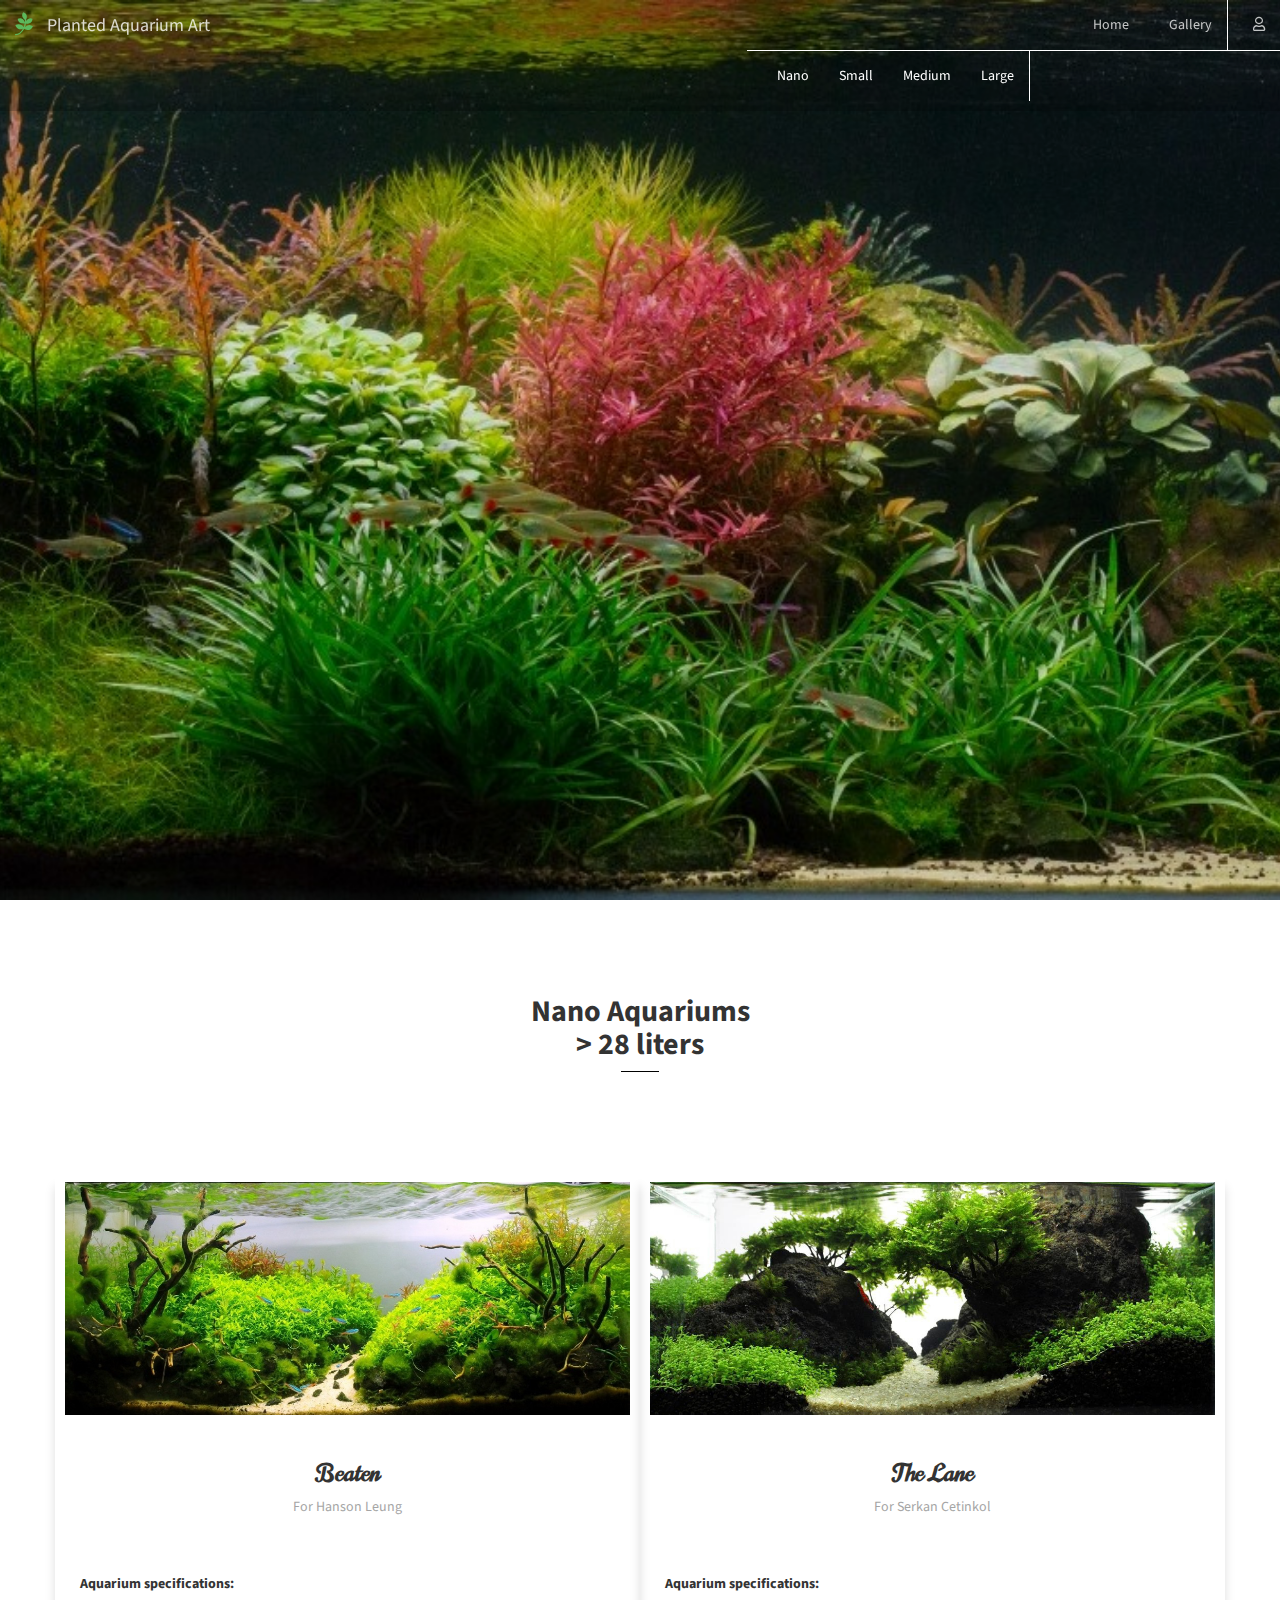
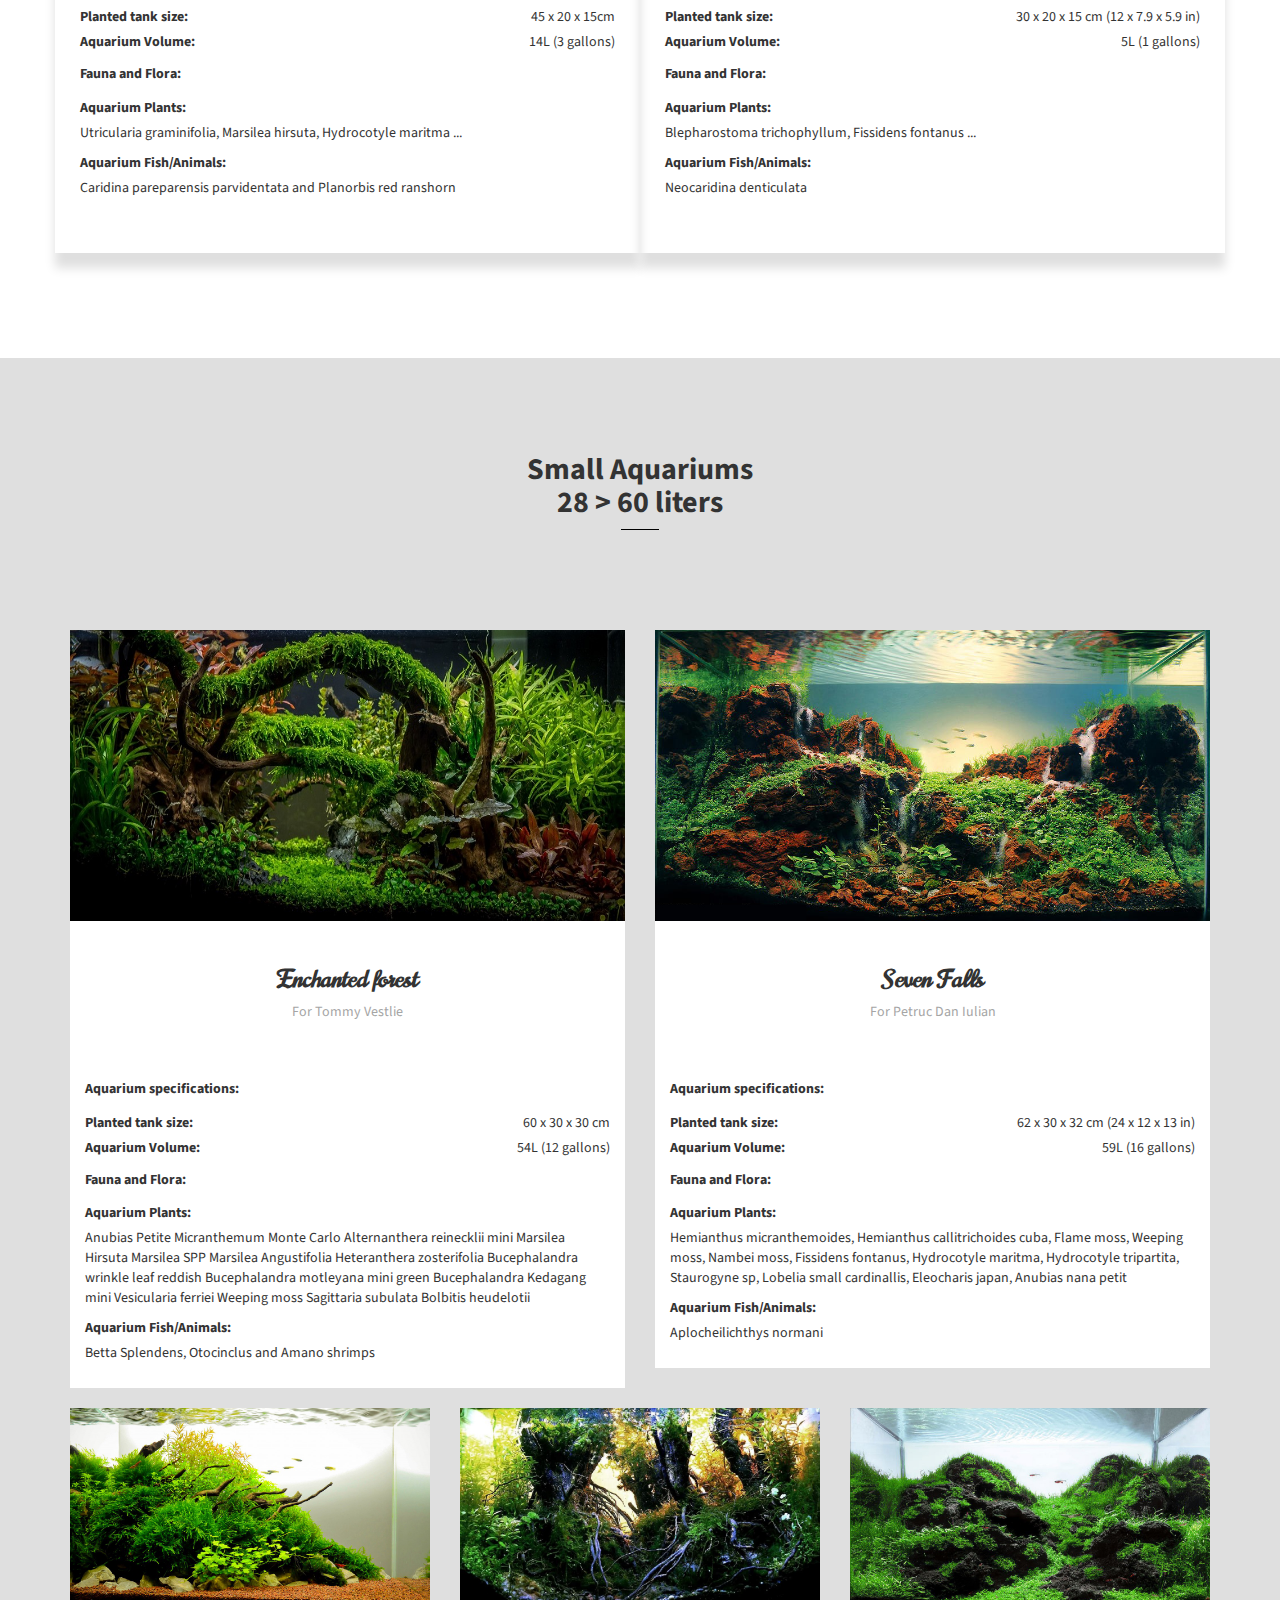
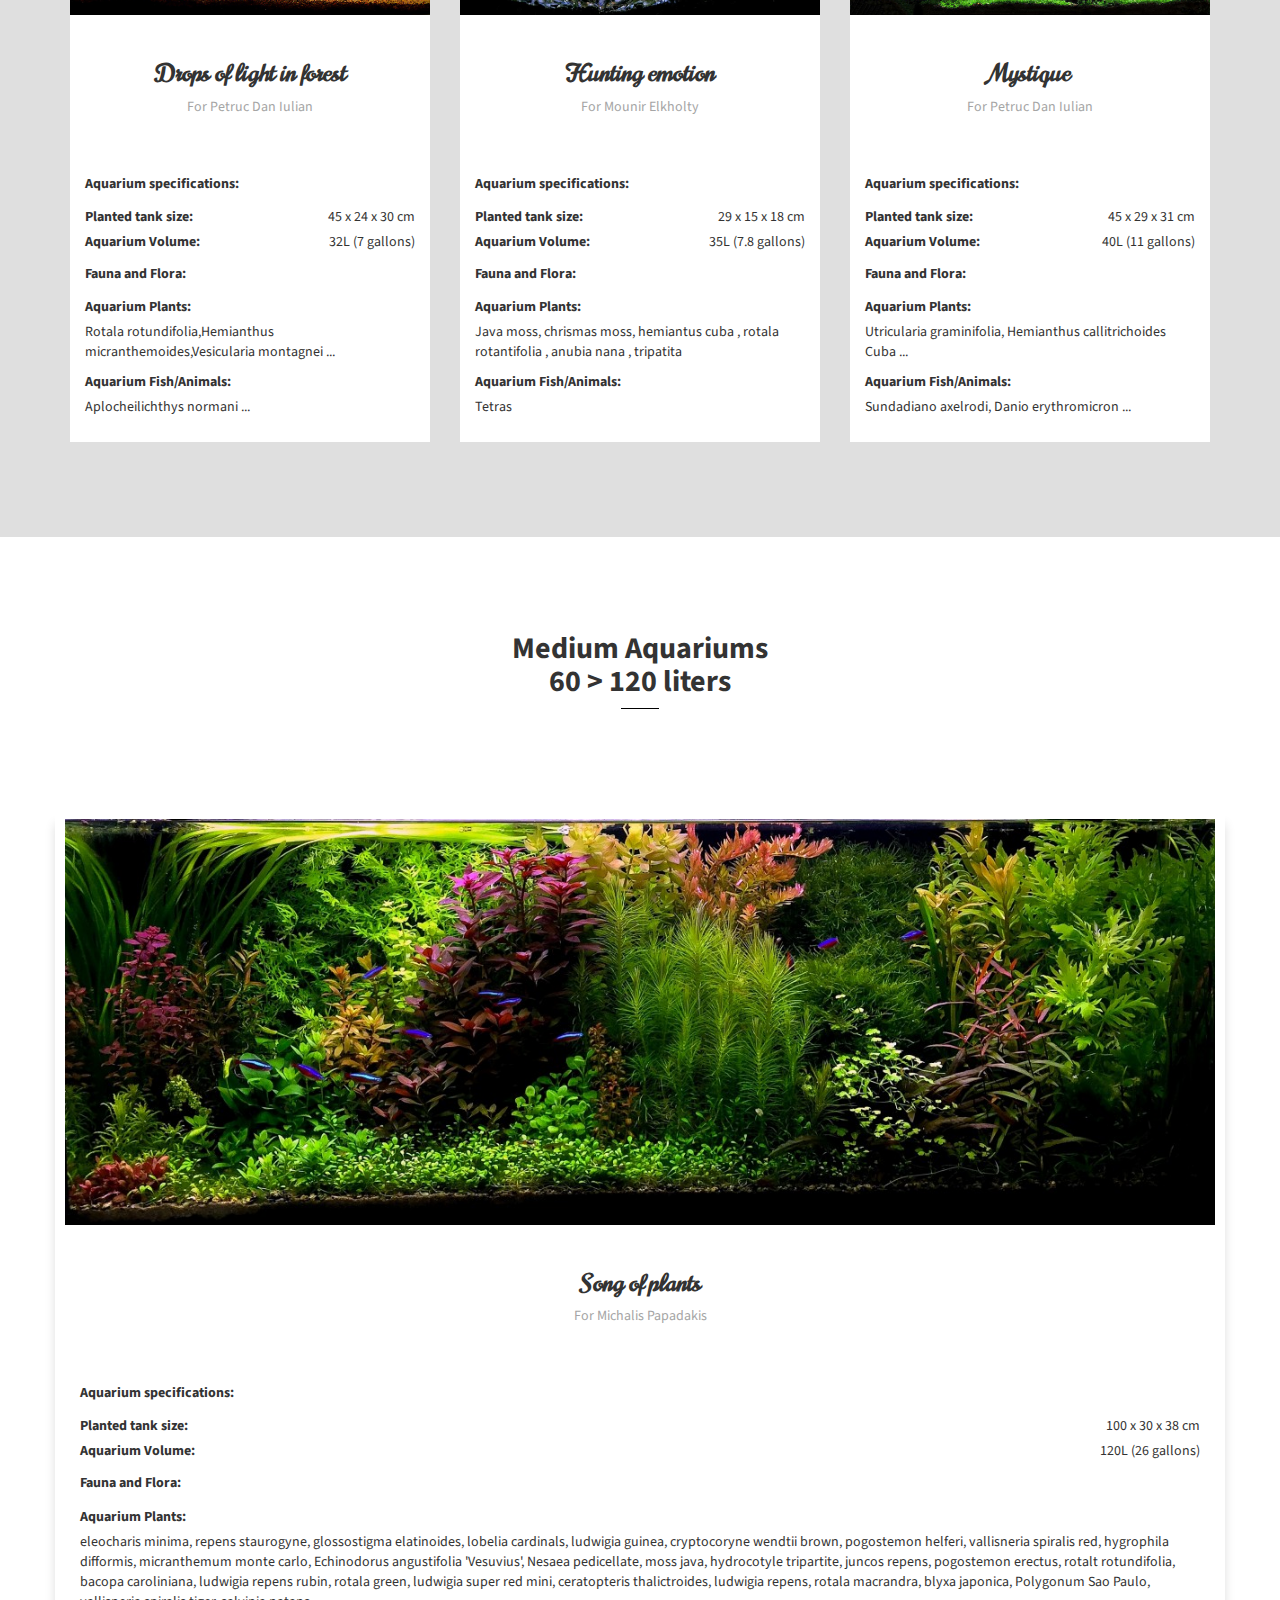
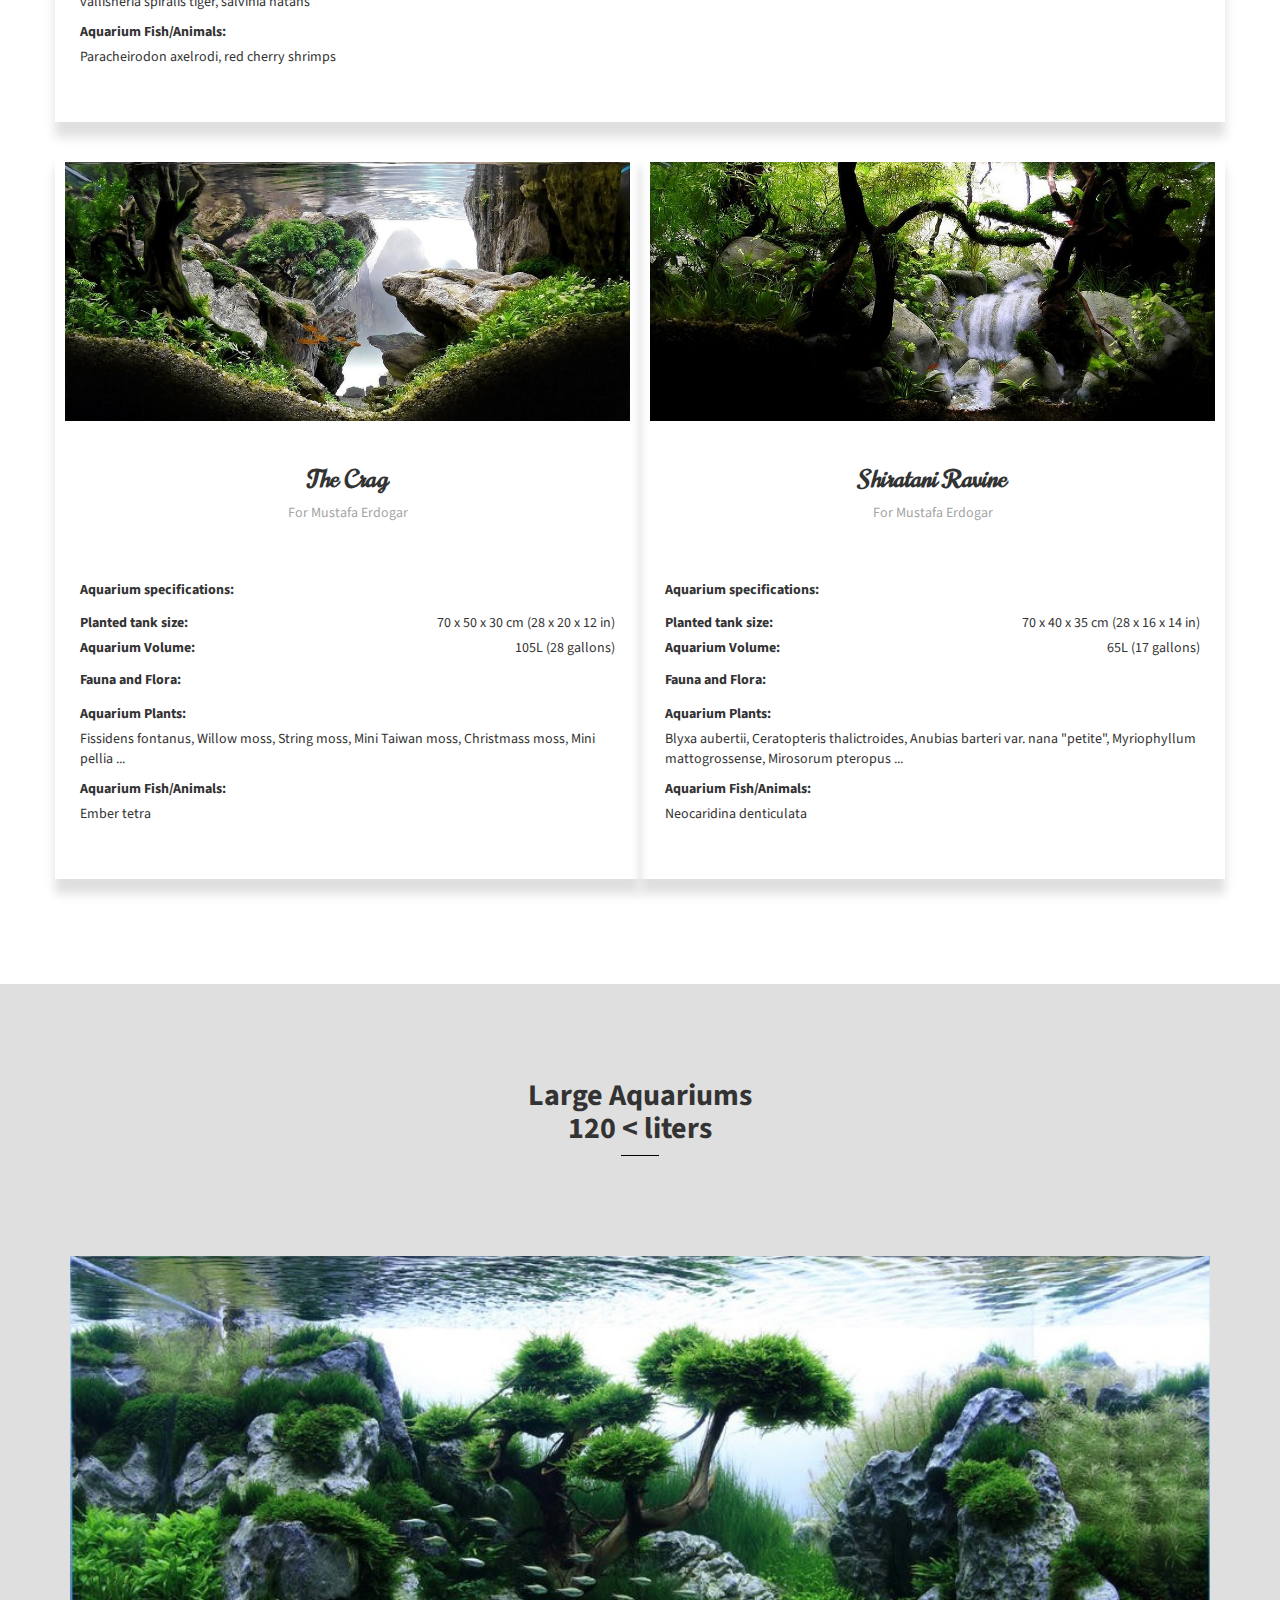
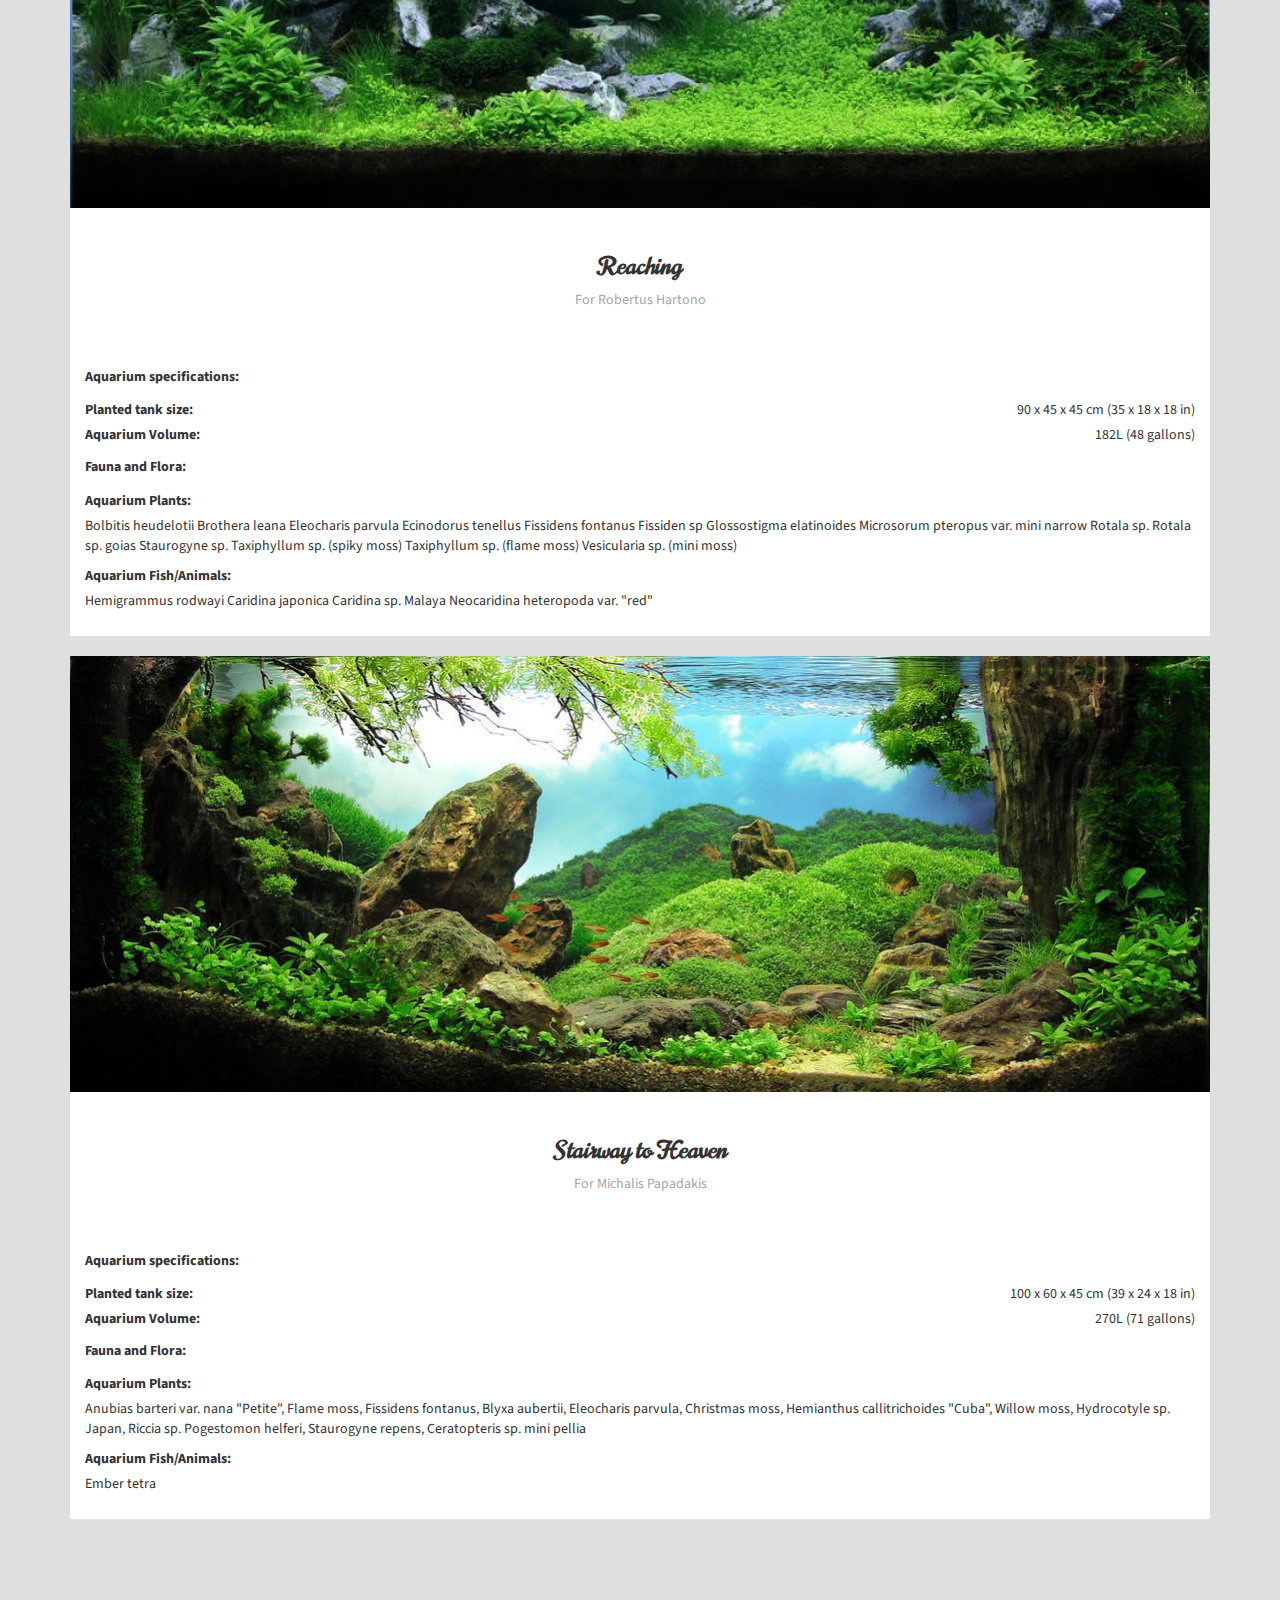
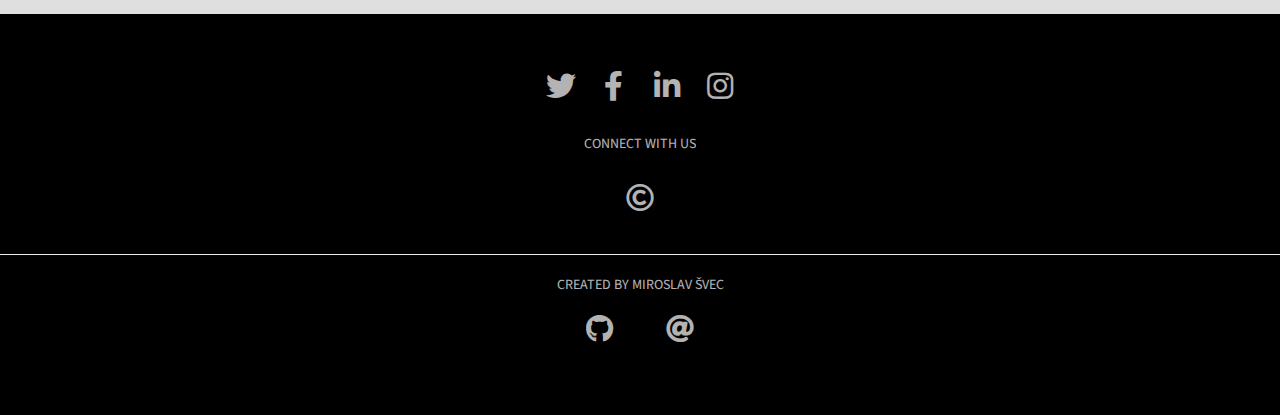
<file: gallery.html>
<!DOCTYPE html>
<html lang="en">

<head>
	<meta charset="UTF-8">
	<meta name="viewport" content="width=device-width, initial-scale=1.0, shrink-to-fit=no">
	<meta http-equiv="X-UA-Compatible" content="ie=edge">
	<!-- Reset CSS -->
	<link rel="stylesheet" href="reset.css">
	<!-- Bootstrap -->
	<link rel="stylesheet" href="assets/css/bs/css/bootstrap.min.css">
	<!-- Font Awesome -->
	<link href="https://use.fontawesome.com/releases/v5.0.6/css/all.css" rel="stylesheet">
	<!-- Remove Favicon error -->
	<link rel="shortcut icon" href="favicon.ico">
	<!-- Fonts -->
	<link href="https://fonts.googleapis.com/css?family=Source+Sans+Pro" rel="stylesheet">
	<link href="https://fonts.googleapis.com/css?family=Norican" rel="stylesheet">
	<link rel="stylesheet" href="https://fonts.googleapis.com/css?family=Tangerine">
	<!-- CSS -->
	<link rel="stylesheet" href="assets/css/styles.css">
	<link rel="stylesheet" href="assets/css/gallery.css">
	<link rel="stylesheet" href="assets/css/screns.css">
	<link rel="stylesheet" href="assets/css/footer-links-animation.css">
	<!-- Scripts -->
	<script src="https://code.jquery.com/jquery-3.2.1.min.js" integrity="sha256-hwg4gsxgFZhOsEEamdOYGBf13FyQuiTwlAQgxVSNgt4="
	 crossorigin="anonymous"></script>
	<script src="assets/css/bs/js/bootstrap.min.js"></script>
	<script src="assets/js/main.js"></script>


	<title>Gallery</title>

</head>

<body>
	<!-- Header -->

	<header class="header">
		<nav id="nav" class="navbar navbar-default">
	
			<div class="navbar-header">
				<div class="navbar-brand">
					<i class="fab fa-pagelines fa-lg" aria-hidden="true"></i>
					<a href="index.html">Planted Aquarium Art</a>
				</div>
	
				<button type="button" class="navbar-toggle collapsed" data-toggle="collapse" data-target="#navbar-collapse">
					<span class="icon-bar"></span>
					<span class="icon-bar"></span>
					<span class="icon-bar"></span>
				</button>
			</div>
	
			<div class="navbar-collapse collapse" id="navbar-collapse">
				<ul id="main-links" class="nav navbar-nav navbar-right">
					<li id="home">
						<a href="index.html">Home</a>
					</li>
					<li id="gallery" class="white-border-right">
						<a href="gallery.html">Gallery</a>
					</li>
					<li id="profile">
						<a href="#">
							<i class="far fa-user"></i>
						</a>
					</li>
				</ul>
			</div>
		</nav>
		<nav class="container-fluid">
			<div class="row">
				<ul id="sub-links" class="col-xs-12 col-md-5 col-md-offset-7">
					<li>
						<ol class="home section-nav  nav navbar-nav">
							<li>
								<a href="gallery.html#nano-aquariums">Nano</a>
							</li>
							<li>
								<a href="gallery.html#small-aquariums">Small</a>
							</li>
							<li>
								<a href="gallery.html#medium-aquariums">Medium</a>
							</li>
							<li>
								<a href="gallery.html#large-aquariums">Large</a>
							</li>
						</ol>
					</li>
				</ul>
			</div>
		</nav>
	</header>
	
	<!-- /Header -->

	<!-- Main -->

	<main>

		<!-- Gallery splash img -->

		<section id="gallery-splash-img" class="container-fluid">

			<!-- Overlay to make the img darker -->

			<div class="overlay"></div>

			<!-- Welcome Title -->
			
			<div class="title">
				<h1>Planted Aquarium Art</h1>
				<p>Advice | Setting up | Taking care of </p>
			</div>

		</section>

		<!-- /Gallery splash img -->

		<!-- Nano Aquariums Section -->

		<section id="nano-aquariums">
			<header class="text-center">
				<h2 class="col-xs-12"> Nano Aquariums
					<br> > 28 liters </h2>
				<hr class="section-hr">
			</header>
			<div class="container">
				<div class="row">
					<div class="box-shadow col-xs-12 col-md-6">
						<div>
							<a href="https://www.aquascapeawards.com/scapes/150616154750/" target="_blank">
								<img class="gallery-picture" src="assets/files/gallery/beaten.jpg" alt="Beaten">
							</a>
						</div>
						<!-- CSS class from styles.css 257 -->
						<div class="our-work-notes">
							<h3>Beaten</h3>
							<p>For Hanson Leung</p>
						</div>
						<div>
							<ol>
								<li>
									<h5> Aquarium specifications:</h5>
									<ul>
										<li>
											<label> Planted tank size: </label>
											<span class="pull-right">45 x 20 x 15cm</span>
										</li>
										<li>
											<label> Aquarium Volume:</label>
											<span class="pull-right">14L (3 gallons)</span>
										</li>

									</ul>
								</li>
								<li>
									<h5> Fauna and Flora: </h5>
									<ul>
										<li>
											<label> Aquarium Plants: </label>
											<p>
												Utricularia graminifolia, Marsilea hirsuta, Hydrocotyle maritma ... </p>
										</li>
										<li>
											<label> Aquarium Fish/Animals: </label>
											<p>
												Caridina pareparensis parvidentata and Planorbis red ranshorn
											</p>
										</li>
									</ul>
								</li>
							</ol>
						</div>
					</div>
					<div class="box-shadow col-xs-12 col-md-6">
						<div>
							<a href="https://www.aquascapeawards.com/scapes/the-lane-150410181020/" target="_blank">
								<img class="gallery-picture" src="assets/files/gallery/the-lane.jpg" alt="The Lane">
							</a>
						</div>
						<!-- CSS class from styles.css 257 -->
						<div class="our-work-notes">
							<h3>The Lane</h3>
							<p>For Serkan Cetinkol</p>
						</div>
						<div>
							<ol>
								<li>
									<h5> Aquarium specifications:</h5>
									<ul>
										<li>
											<label> Planted tank size: </label>
											<span class="pull-right">30 x 20 x 15 cm (12 x 7.9 x 5.9 in)</span>
										</li>
										<li>
											<label> Aquarium Volume:</label>
											<span class="pull-right">5L (1 gallons)</span>
										</li>

									</ul>
								</li>
								<li>
									<h5> Fauna and Flora: </h5>
									<ul>
										<li>
											<label> Aquarium Plants: </label>
											<p>
												Blepharostoma trichophyllum, Fissidens fontanus ...</p>
										</li>
										<li>
											<label> Aquarium Fish/Animals: </label>
											<p>
												Neocaridina denticulata
											</p>
										</li>
									</ul>
								</li>
							</ol>
						</div>
					</div>

				</div>
			</div>
		</section>

		<!-- /Nano Aquariums Section -->

		<!-- Small Aquariums Section -->

		<section id="small-aquariums">

			<header class="text-center">
				<h2 class="col-xs-12"> Small Aquariums
					<br> 28 > 60 liters </h2>
				<hr class="section-hr">
			</header>

			<div class="container">
				<div class="row">
					<div class="col-xs-12 col-md-6">
						<div>
							<a href="https://www.aquascapeawards.com/scapes/enchanted-forest-160208202734/" target="_blank">
								<img class="gallery-picture" src="assets/files/gallery/enchanted-forest.jpg" alt="Enchanted forest">
							</a>
						</div>
						<!-- CSS class from styles.css 257 -->
						<div class="our-work-notes">
							<h3>Enchanted forest</h3>
							<p>For Tommy Vestlie</p>
						</div>
						<div>
							<ol>
								<li>
									<h5> Aquarium specifications:</h5>
									<ul>
										<li>
											<label> Planted tank size: </label>
											<span class="pull-right">60 x 30 x 30 cm</span>
										</li>
										<li>
											<label> Aquarium Volume:</label>
											<span class="pull-right">54L (12 gallons)</span>
										</li>

									</ul>
								</li>
								<li>
									<h5> Fauna and Flora: </h5>
									<ul>
										<li>
											<label> Aquarium Plants: </label>
											<p>
												Anubias Petite Micranthemum Monte Carlo Alternanthera reinecklii mini Marsilea Hirsuta Marsilea SPP Marsilea Angustifolia
												Heteranthera zosterifolia Bucephalandra wrinkle leaf reddish Bucephalandra motleyana mini green Bucephalandra
												Kedagang mini Vesicularia ferriei Weeping moss Sagittaria subulata Bolbitis heudelotii</p>
										</li>
										<li>
											<label> Aquarium Fish/Animals: </label>
											<p>
												Betta Splendens, Otocinclus and Amano shrimps
											</p>
										</li>
									</ul>
								</li>
							</ol>
						</div>
					</div>
					<div class="col-xs-12 col-md-6">
						<div>
							<a href="https://www.aquascapeawards.com/scapes/seven-falls-150428210155/" target="_blank">
								<img class="gallery-picture" src="assets/files/gallery/seven-falls.jpg" alt="Seven Falls">
							</a>
						</div>
						<!-- CSS class from styles.css 257 -->
						<div class="our-work-notes">
							<h3>Seven Falls</h3>
							<p>For Petruc Dan Iulian</p>
						</div>
						<div>
							<ol class="pb-35px">
								<li>
									<h5> Aquarium specifications:</h5>
									<ul>
										<li>
											<label> Planted tank size: </label>
											<span class="pull-right">62 x 30 x 32 cm (24 x 12 x 13 in)</span>
										</li>
										<li>
											<label> Aquarium Volume:</label>
											<span class="pull-right">59L (16 gallons)</span>
										</li>

									</ul>
								</li>
								<li>
									<h5> Fauna and Flora: </h5>
									<ul>
										<li>
											<label> Aquarium Plants: </label>
											<p>
												Hemianthus micranthemoides, Hemianthus callitrichoides cuba, Flame moss, Weeping moss, Nambei moss, Fissidens fontanus, Hydrocotyle
												maritma, Hydrocotyle tripartita, Staurogyne sp, Lobelia small cardinallis, Eleocharis japan, Anubias nana petit</p>
										</li>
										<li>
											<label> Aquarium Fish/Animals: </label>
											<p>
												Aplocheilichthys normani
											</p>
										</li>
									</ul>
								</li>
							</ol>
						</div>
					</div>
				</div>

				<div class="row">
					<div class="col-xs-12 col-md-4">
						<div>
							<a href="https://www.aquascapeawards.com/scapes/drops-of-light-in-the-forest-150517160106/" target="_blank">
								<img class="gallery-picture" src="assets/files/gallery/drops-of-light-in-the-forest.jpg" alt="Drops of light in forest">
							</a>
						</div>
						<!-- CSS class from styles.css 257 -->
						<div class="our-work-notes">
							<h3>Drops of light in forest</h3>
							<p>For Petruc Dan Iulian</p>
						</div>
						<div>
							<ol>
								<li>
									<h5> Aquarium specifications:</h5>
									<ul>
										<li>
											<label> Planted tank size: </label>
											<span class="pull-right">45 x 24 x 30 cm</span>
										</li>
										<li>
											<label> Aquarium Volume:</label>
											<span class="pull-right">32L (7 gallons)</span>
										</li>

									</ul>
								</li>
								<li>
									<h5> Fauna and Flora: </h5>
									<ul>
										<li>
											<label> Aquarium Plants: </label>
											<p>
												Rotala rotundifolia,Hemianthus micranthemoides,Vesicularia montagnei ...</p>
										</li>
										<li>
											<label> Aquarium Fish/Animals: </label>
											<p>
												Aplocheilichthys normani ...
											</p>
										</li>
									</ul>
								</li>
							</ol>
						</div>
					</div>
					<div class="col-xs-12 col-md-4">
						<div>
							<a href="https://www.aquascapeawards.com/scapes/hunting-emotion-.-160927224632/" target="_blank">
								<img class="gallery-picture" src="assets/files/gallery/hunting-emotion.jpg" alt="Hunting emotion">
							</a>
						</div>
						<!-- CSS class from styles.css 257 -->
						<div class="our-work-notes">
							<h3>Hunting emotion</h3>
							<p>For Mounir Elkholty</p>
						</div>
						<div>
							<ol>
								<li>
									<h5> Aquarium specifications:</h5>
									<ul>
										<li>
											<label> Planted tank size: </label>
											<span class="pull-right">29 x 15 x 18 cm</span>
										</li>
										<li>
											<label> Aquarium Volume:</label>
											<span class="pull-right">35L (7.8 gallons)</span>
										</li>

									</ul>
								</li>
								<li>
									<h5> Fauna and Flora: </h5>
									<ul>
										<li>
											<label> Aquarium Plants: </label>
											<p>
												Java moss, chrismas moss, hemiantus cuba , rotala rotantifolia , anubia nana , tripatita</p>
										</li>
										<li>
											<label> Aquarium Fish/Animals: </label>
											<p>
												Tetras
											</p>
										</li>
									</ul>
								</li>
							</ol>
						</div>
					</div>
					<div class="col-xs-12 col-md-4">
						<div>
							<a href="https://www.aquascapeawards.com/scapes/drops-of-light-in-the-forest-150517160106/" target="_blank">
								<img class="gallery-picture" src="assets/files/gallery/mystique.jpg" alt="Mystique">
							</a>
						</div>
						<!-- CSS class from styles.css 257 -->
						<div class="our-work-notes">
							<h3>Mystique</h3>
							<p>For Petruc Dan Iulian</p>
						</div>
						<div>
							<ol>
								<li>
									<h5> Aquarium specifications:</h5>
									<ul>
										<li>
											<label> Planted tank size: </label>
											<span class="pull-right">45 x 29 x 31 cm</span>
										</li>
										<li>
											<label> Aquarium Volume:</label>
											<span class="pull-right">40L (11 gallons)</span>
										</li>

									</ul>
								</li>
								<li>
									<h5> Fauna and Flora: </h5>
									<ul>
										<li>
											<label> Aquarium Plants: </label>
											<p>
												Utricularia graminifolia, Hemianthus callitrichoides Cuba ...</p>
										</li>
										<li>
											<label> Aquarium Fish/Animals: </label>
											<p>
												Sundadiano axelrodi, Danio erythromicron ...
											</p>
										</li>
									</ul>
								</li>
							</ol>
						</div>
					</div>
				</div>
			</div>
		</section>

		<!-- /Small Aquariums Section -->

		<!-- Medium Aquariums Section -->

		<section id="medium-aquariums">

			<header class="text-center">
				<h2 class="col-xs-12"> Medium Aquariums
					<br> 60 > 120 liters </h2>
				<hr class="section-hr">
			</header>

			<div class="container">
				<div class="row">
					<div class="box-shadow col-xs-12">
						<div>
							<a href="https://www.aquascapeawards.com/scapes/song-of-plants-160601212241/" target="_blank">
								<img class="gallery-picture" src="assets/files/gallery/song-of-plants.jpg" alt="Song of plants">
							</a>
						</div>
						<!-- CSS class from styles.css 257 -->
						<div class="our-work-notes">
							<h3>Song of plants</h3>
							<p>For Michalis Papadakis</p>
						</div>
						<div>
							<ol>
								<li>
									<h5> Aquarium specifications:</h5>
									<ul>
										<li>
											<label> Planted tank size: </label>
											<span class="pull-right">100 x 30 x 38 cm</span>
										</li>
										<li>
											<label> Aquarium Volume:</label>
											<span class="pull-right">120L (26 gallons)</span>
										</li>

									</ul>
								</li>
								<li>
									<h5> Fauna and Flora: </h5>
									<ul>
										<li>
											<label> Aquarium Plants: </label>
											<p>
												eleocharis minima, repens staurogyne, glossostigma elatinoides, lobelia cardinals, ludwigia guinea, cryptocoryne wendtii
												brown, pogostemon helferi, vallisneria spiralis red, hygrophila difformis, micranthemum monte carlo, Echinodorus
												angustifolia 'Vesuvius', Nesaea pedicellate, moss java, hydrocotyle tripartite, juncos repens, pogostemon erectus,
												rotalt rotundifolia, bacopa caroliniana, ludwigia repens rubin, rotala green, ludwigia super red mini, ceratopteris
												thalictroides, ludwigia repens, rotala macrandra, blyxa japonica, Polygonum Sao Paulo, vallisneria spiralis tiger,
												salvinia natans</p>
										</li>
										<li>
											<label> Aquarium Fish/Animals: </label>
											<p>
												Paracheirodon axelrodi, red cherry shrimps
											</p>
										</li>
									</ul>
								</li>
							</ol>
						</div>
					</div>
				</div>
				<div class="row">
					<div class="box-shadow col-xs-12 col-md-6">
						<div>
							<a href="https://www.aquascapeawards.com/scapes/the-crag-150428210934/" target="_blank">
								<img class="gallery-picture" src="assets/files/gallery/the-crag.jpg" alt="The Crag">
							</a>
						</div>
						<!-- CSS class from styles.css 257 -->
						<div class="our-work-notes">
							<h3>The Crag</h3>
							<p>For Mustafa Erdogar</p>
						</div>
						<div>
							<ol>
								<li>
									<h5> Aquarium specifications:</h5>
									<ul>
										<li>
											<label> Planted tank size: </label>
											<span class="pull-right">70 x 50 x 30 cm (28 x 20 x 12 in)</span>
										</li>
										<li>
											<label> Aquarium Volume:</label>
											<span class="pull-right">105L (28 gallons)</span>
										</li>

									</ul>
								</li>
								<li>
									<h5> Fauna and Flora: </h5>
									<ul>
										<li>
											<label> Aquarium Plants: </label>
											<p>
												Fissidens fontanus, Willow moss, String moss, Mini Taiwan moss, Christmass moss, Mini pellia ...</p>
										</li>
										<li>
											<label> Aquarium Fish/Animals: </label>
											<p>
												Ember tetra
											</p>
										</li>
									</ul>
								</li>
							</ol>
						</div>
					</div>
					<div class="box-shadow col-xs-12 col-md-6">
						<div>
							<a href="https://www.aquascapeawards.com/scapes/shiratani-ravine-150410183819/" target="_blank">
								<img class="gallery-picture" src="assets/files/gallery/shiratani-ravine.jpg" alt="Shiratani Ravine">
							</a>
						</div>
						<!-- CSS class from styles.css 257 -->
						<div class="our-work-notes">
							<h3>Shiratani Ravine</h3>
							<p>For Mustafa Erdogar</p>
						</div>
						<div>
							<ol>
								<li>
									<h5> Aquarium specifications:</h5>
									<ul>
										<li>
											<label> Planted tank size: </label>
											<span class="pull-right">70 x 40 x 35 cm (28 x 16 x 14 in)</span>
										</li>
										<li>
											<label> Aquarium Volume:</label>
											<span class="pull-right">65L (17 gallons)</span>
										</li>

									</ul>
								</li>
								<li>
									<h5> Fauna and Flora: </h5>
									<ul>
										<li>
											<label> Aquarium Plants: </label>
											<p>
												Blyxa aubertii, Ceratopteris thalictroides, Anubias barteri var. nana "petite", Myriophyllum mattogrossense, Mirosorum pteropus
												...
											</p>
										</li>
										<li>
											<label> Aquarium Fish/Animals: </label>
											<p>
												Neocaridina denticulata
											</p>
										</li>
									</ul>
								</li>
							</ol>
						</div>
					</div>
				</div>
			</div>
		</section>

		<!-- /Medium Aquariums Section -->

		<!-- Large Aquariums Section -->
		
		<section id="large-aquariums">
		
			<header class="text-center">
				<h2 class="col-xs-12"> Large Aquariums
					<br> 120
					&lt; liters </h2>
				<hr class="section-hr">
			</header>
		
			<div class="container">
				<div class="row">
					<div class="col-xs-12">
						<div>
							<a href="https://www.aquascapeawards.com/scapes/reaching-150416220444/" target="_blank">
								<img class="gallery-picture" src="assets/files/gallery/reaching.jpg" alt="Reaching">
							</a>
						</div>
						<!-- CSS class from styles.css 257 -->
						<div class="our-work-notes">
							<h3>Reaching</h3>
							<p>For Robertus Hartono</p>
						</div>
						<div>
							<ol>
								<li>
									<h5> Aquarium specifications:</h5>
									<ul>
										<li>
											<label> Planted tank size: </label>
											<span class="pull-right">90 x 45 x 45 cm (35 x 18 x 18 in)</span>
										</li>
										<li>
											<label> Aquarium Volume:</label>
											<span class="pull-right">182L (48 gallons)</span>
										</li>
		
									</ul>
								</li>
								<li>
									<h5> Fauna and Flora: </h5>
									<ul>
										<li>
											<label> Aquarium Plants: </label>
											<p>
												 Bolbitis heudelotii Brothera leana Eleocharis parvula Ecinodorus tenellus Fissidens fontanus Fissiden sp Glossostigma elatinoides
												Microsorum pteropus var. mini narrow Rotala sp. Rotala sp. goias Staurogyne sp. Taxiphyllum sp. (spiky moss)
												Taxiphyllum sp. (flame moss) Vesicularia sp. (mini moss)</p>
										</li>
										<li>
											<label> Aquarium Fish/Animals: </label>
											<p>
												 Hemigrammus rodwayi Caridina japonica Caridina sp. Malaya Neocaridina heteropoda var. "red"
											</p>
										</li>
									</ul>
								</li>
							</ol>
						</div>
					</div>
				</div>
				<div class="row">
					<div class="col-xs-12">
						<div>
							<a href="https://www.aquascapeawards.com/scapes/stairway-to-heaven-150416220659/" target="_blank">
								<img class="gallery-picture" src="assets/files/gallery/stairway-to-heaven.jpg" alt="Stairway to Heaven">
							</a>
						</div>
						<!-- CSS class from styles.css 257 -->
						<div class="our-work-notes">
							<h3>Stairway to Heaven</h3>
							<p>For Michalis Papadakis</p>
						</div>
						<div>
							<ol>
								<li>
									<h5> Aquarium specifications:</h5>
									<ul>
										<li>
											<label> Planted tank size: </label>
											<span class="pull-right">100 x 60 x 45 cm (39 x 24 x 18 in)</span>
										</li>
										<li>
											<label> Aquarium Volume:</label>
											<span class="pull-right">270L (71 gallons)</span>
										</li>
				
									</ul>
								</li>
								<li>
									<h5> Fauna and Flora: </h5>
									<ul>
										<li>
											<label> Aquarium Plants: </label>
											<p>
												Anubias barteri var. nana "Petite", Flame moss, Fissidens fontanus, Blyxa aubertii, Eleocharis parvula, Christmas moss, Hemianthus
												callitrichoides "Cuba", Willow moss, Hydrocotyle sp. Japan, Riccia sp. Pogestomon helferi, Staurogyne repens,
											Ceratopteris sp. mini pellia</p>
										</li>
										<li>
											<label> Aquarium Fish/Animals: </label>
											<p>
												 Ember tetra
											</p>
										</li>
									</ul>
								</li>
							</ol>
						</div>
					</div>
				</div>
			</div>
		</section>
		
		<!-- /Large Aquariums Section -->

	</main>

	<!-- /Main -->

	<!-- Footer -->

	<footer class="footer">
		<div class="container-fluid">
			<div class="row">
				<div class="col-xs-12 text-center footer-links">
					<a href="#" target="_blank">
						<i class="twitter fab fa-twitter fa-2x" aria-hidden="true"></i>
					</a>
					<a href="#" target="_blank">
						<i class="facebook fab fa-facebook-f fa-2x" aria-hidden="true"></i>
					</a>
					<a href="#" target="_blank">
						<i class="linkedin fab fa-linkedin-in fa-2x" aria-hidden="true"></i>
					</a>
					<a href="#" target="_blank">
						<i class="instagram fab fa-instagram fa-2x" aria-hidden="true"></i>
					</a>
					<p class="secreet">CONNECT WITH US</p>
				</div>
			</div>
			<div class="secreet row text-center">
				<div class="col-xs-12">
					<a href="#" data-toggle='modal' data-target='#copyright'>
						<i class="far fa-copyright fa-2x" aria-hidden="true"></i>
					</a>
				</div>
			</div>
		</div>
		<hr id="footer-hr">
		<div class="container-fluid">
			<div class="secreet row text-center">
				<div class="col-xs-12">
					<a href="https://www.linkedin.com/in/miroslav-svec-58a448151/" target="_blank">
						CREATED BY MIROSLAV ŠVEC
					</a>
				</div>
			</div>
			<div class="secreet row text-center">
				<div class="col-xs-12">
					<a href="https://github.com/MiroslavSvec/Planted-Aquarium-Art" target="_blank">
						<i class="fab fa-github fa-2x" aria-hidden="true"></i>
					</a>
					<a href="mailto:miroslav.svec.work@gmail.com">
						<i class="fas fa-at fa-2x" aria-hidden="true"></i>
					</a>
				</div>
			</div>
		</div>


	</footer>

	<!-- /Footer -->

	<!-- Modals -->

	<!-- Footer Popups -->

	<div class="modal fade" id="copyright" tabindex="-1" role="dialog" aria-labelledby="copyright">
		<div class="container-fluid text-center">
			<div class="row">
				<div class="modal-header col-xs-12">
					<h2>Thank you!</h2>
				</div>

				<div class="col-xs-12">
					<h3>To Karol Maleska</h3>
				</div>

				<div id="copyright-text" class="col-xs-12">
					<p>
						The owner of
						<a href="https://www.co2art.co.uk/" target="_blank">&nbsp;
							<u> CO2 Art </u> &nbsp; </a>
						as he allowed me to use pictures for this website...
						<br>
						<br> All pictures on this website has been borrowed from
						<a href="https://www.aquascapeawards.com/" target="_blank">&nbsp;
							<u> Aquascape Awards </u> &nbsp; </a> for purpose of my school project...
						<br>
						<br> There is no such a comapny like "Planted Aquarium Art" !
					</p>
				</div>
				<div class="col-xs-12">
					<a href="https://www.co2art.co.uk/" target="_blank">
						<img src="assets/files/small/logo.png" alt="CO2art logo">
					</a>
				</div>
			</div>
		</div>
	</div>

	<!-- /Modals -->

</body>

</html>
</file>
<file: assets/css/styles.css>
/* General */

body {
    font-family: "Source Sans Pro", sans-serif;
}

a:-webkit-any-link {
    text-decoration: none;
    opacity: 1;
    color: #000000;
}

#alerts {
    position: fixed;
    width: 100%;
    display: none;
    bottom: 0;
    right: 0;
    background-color: rgba(0, 0, 0, 0.7);
    text-align: center;
    color: #fff;
}

#alerts header {
    padding: 15px;
}

#message-box {
    font-size: 0.85em;
}

section {
    height: auto;
    padding: 75px 0;
}

h2,
h3,
h5 {
    font-weight: 700;
}

.h2-text {
    font-weight: 400;
    text-transform: none;
}

h4 {
    font-family: "Norican", cursive;
}

.section-hr {
    margin-top: 0;
    margin-bottom: 50px;
    width: 10%;
    height: 1px;
    background-color: #000000;
    border: 0;
}

/* Header / Nav */

.header {
    position: fixed;
    width: auto;
    margin: 0 auto;
    z-index: 1000;
    top: 0;
    left: 0;
    right: 0;
    padding: 0;
    background: rgba(0, 0, 0, 0.2);
}

.dark-header {
    -webkit-animation: dark-header 2s forwards;
    -moz-animation: dark-header 2s forwards;
    -o-animation: dark-header 2s forwards;
    animation: dark-header 2s forwards;
}

@-webkit-keyframes dark-header {
    100% {
        background: rgba(0, 0, 0, 0.7);
    }
}

@-moz-keyframes dark-header {
    100% {
        background: rgba(0, 0, 0, 0.7);
    }
}

@-o-keyframes dark-header {
    100% {
        background: rgba(0, 0, 0, 0.7);
    }
}

@keyframes dark-header {
    100% {
        background: rgba(0, 0, 0, 0.7);
    }
}

.white-border-right {
	border-right: 1px solid #ffffff;
}

.header nav {
    background-color: transparent;
    border: 0;
    margin: 0;
}

.fa-pagelines {
    color: #5cb85c;
}

.navbar-brand a {
    margin-left: 10px;
    color: rgba(255, 255, 255, 0.8);
}

.navbar-default .navbar-toggle,
.navbar-default .navbar-toggle:focus {
    border: 0;
    background-color: transparent;
}

.navbar-default .navbar-toggle .icon-bar {
    background-color: rgba(255, 255, 255, 0.8);
}

.navbar-default .navbar-nav>li>a {
    margin-left: 10px;
    color: rgba(255, 255, 255, 0.8);
    text-align: center;
    opacity: 0.75;
    color: #ffffff;
}

.navbar-brand a:focus,
.navbar-brand a:hover,
.navbar-default .navbar-nav>li>a:focus,
.navbar-default .navbar-nav>li>a:hover,
.navbar-default .navbar-nav>li>a:active {
    opacity: 1;
}

.nav>li>a:hover,
.nav>li>a:focus .navbar-nav {
    background-color: transparent;
    opacity: 0.75;
}

.section-nav li a {
    float: right;
}

#sub-links li ol {
	margin: 0;
	border-right: 1px solid #fff;
}

nav.container-fluid ul {
    border-top: 1px solid #fff;
}

.home li a,
.gallery li a,
.your-project li a,
.about-us li a {
    color: #fff;
}

/* Welcome Section */

#slide-show {
    height: 100vh;
    padding: 0;
    background: url("../files/main-splash-img.jpg") no-repeat center;
    background-attachment: scroll;
    -webkit-background-size: cover;
    -moz-background-size: cover;
    -o-background-size: cover;
    background-size: cover;
}

.overlay {
    position: absolute;
    top: 0;
    left: 0;
    height: 100vh;
    width: 100%;
    background-color: rgba(0, 0, 0, 0.1);
}

.title {
    position: relative;
    top: 25%;
    padding-left: 25px;
    opacity: 0;
    margin-top: 100px;
    -webkit-animation: 1s slide 1s forwards;
    -moz-animation: 1s slide 1s forwards;
    -o-animation: 1s slide 1s forwards;
    animation: 1s slide 1s forwards;
}

@-webkit-keyframes slide {
    100% {
        opacity: 1;
        margin: 0 auto;
    }
}

@-moz-keyframes slide {
    100% {
        opacity: 1;
        margin: 0 auto;
    }
}

@-o-keyframes slide {
    100% {
        opacity: 1;
        margin: 0 auto;
    }
}

@keyframes slide {
    100% {
        opacity: 1;
        margin: 0 auto;
    }
}

.title h1 {
    margin-bottom: 30px;
    color: rgba(255, 255, 255, 0.9);
    font-family: "Tangerine", serif;
    font-size: 3em;
    font-weight: 500;
    text-shadow: 2px 4px 2px rgba(0, 0, 0, 0.7);
}

.title p {
    color: rgba(255, 255, 255, 0.6);
}

/* Moto Section */

#our-moto #about {
    padding: 0px 25px 50px 25px;
}

#our-moto #about h2 {
    text-transform: uppercase;
    font-weight: 700;
}

.icon-wrapper a:-webkit-any-link p {
    color: #a5a5a5;
}

.icon-wrapper {
    text-align: center;
}

.icon-border {
    background-color: #5cb85c;
    border-radius: 50%;
    width: 75px;
    height: 75px;
    margin: 0 auto;
}

.about-us-background {
    color: #ffffff;
    line-height: 75px;
    white-space: nowrap;
}

.about-us-background:hover {
    -webkit-animation: 1s icon alternate infinite ease-in-out;
    -moz-animation: 1s icon alternate infinite ease-in-out;
    -o-animation: 1s icon alternate infinite ease-in-out;
    animation: 1s icon alternate infinite ease-in-out;
}

@keyframes icon {
    100% {
        color: #a5a5a5;
    }
}

@-webkit-keyframes icon {
    100% {
        color: #a5a5a5;
    }
}

@-moz-keyframes icon {
    100% {
        color: #a5a5a5;
    }
}

@-o-keyframes icon {
    100% {
        color: #a5a5a5;
    }
}

/* Our Work Section */

#work {
    background-color: #dfdfdf;
}

.our-work {
    padding-bottom: 10px;
}

.our-work img {
    width: 100%;
}

#peaks .modal-body,
#happyJourney .modal-body,
#straightEdge .modal-body {
    text-align: center;
}

.our-work-notes {
    padding: 25px;
    text-align: center;
    background-color: #ffffff;
}

.our-work-notes h3 {
    font-family: "Norican", cursive;
}

.our-work-notes p {
    color: #a5a5a5;
}

#work .btn-lg {
    color: white;
    font-weight: 700;
    background-color: #5cb85c;
}

/* Get In Touch Section */

#get-in-touch {
    padding: 100px 50px;
    background: url("../files/second-splash-img.jpg") no-repeat center center;
    background-attachment: scroll;
    -webkit-background-size: cover;
    -moz-background-size: cover;
    -o-background-size: cover;
    background-size: cover;
}

#get-in-touch h2 {
    margin-bottom: 30px;
    color: #ffffff;
    text-shadow: 2px 4px 2px rgba(0, 0, 0, 0.7);
}

#get-in-touch a {
    background-color: transparent;
    border-color: #a5a5a5;
    border-width: 2px;
    color: #ffffff;
    font-weight: 600;
}

#get-in-touch a:hover {
    background-color: #5cb85c;
    border-color: #5cb85c;
}

/* Services Section */

.services-notes {
    margin-bottom: 20px;
}

.services-notes i,
.services-notes p {
    color: #a5a5a5;
}

#services .container .row .section-hr {
    margin-top: 25px;
    margin-bottom: 25px;
}

/* About Us Section */

#about-us-section {
    background-color: #dfdfdf;
}

#about-us-section .container {
    background-color: #ffffff;
}

#about-us-section a {
    color: #5cb85c;
}

.about-us-picture {
    margin-bottom: 25px;
    height: 400px;
    width: 100%;
    background: url("../files/large/about-us-picture.jpg") no-repeat center center;
    -webkit-background-size: cover;
    -moz-background-size: cover;
    -o-background-size: cover;
    background-size: cover;
}

.about-us-text {
    margin-bottom: 5px;
    background-color: #ffffff;
}

#quote {
    padding-top: 25px;
}

/* Contact Us Section */

form div input,
form div textarea {
    width: 100%;
    min-height: 50px;
    padding: 10px;
    background-color: #e0dfdf;
    border: 1px solid transparent;
}

#contact-details h5,
#contact-details p {
    margin-bottom: 15px;
}

#submit {
    background-color: #e0dfdf;
}

#contactForm h3 {
    margin: 0 auto;
}

/* JS rull */

.red-border {
    border-color: red;
}

/* Footer */

.footer {
    padding: 50px 0;
    background-color: #000000;
}

.footer p,
.footer a {
    color: #ffffff;
    opacity: 0.7;
}

.footer a:hover {
    opacity: 1;
}

.footer p {
    padding-top: 20px;
}

.footer .secreet a i {
    padding: 0 25px;
}

.footer-hr {
    background-color: #ffffff;
    opacity: 0.7;
}

.secreet {
    padding-bottom: 20px;
}

/* Modals */

.modal-content {
    background-color: rgba(255, 255, 255, 0.6);
}

#pop-up-img {
    background-color: rgba(0, 0, 0, 0.7);
}

.help-block {
    color: #000000;
}

.modal-img {
    max-width: 75%;
}

#copyright,
#contact-me {
    padding-left: 17px;
    background-color: rgba(0, 0, 0, 0.705);
}

#copyright h2,
#contact-me h2 {
    padding: 25px 0;
    color: #ffffff;
    font-family: "Tangerine", serif;
    font-size: 5rem;
    letter-spacing: 1.25rem;
}

#copyright h3,
#copyright p,
#contact-me p {
    color: #ffffff;
}

#copyright p,
#copyright a,
#contact-me p,
#contact-me a {
    font-size: 1.8rem;
}

#copyright a {
    color: #5cb85c;
}

#copyright h3 {
    padding-top: 50px;
}

#copyright-text {
    padding: 50px;
}

#contact-me a {
    color: #ff5e00;
}

#my-email {
    color: #5cb85c;
}
</file>
<file: assets/css/screns.css>
/* Landscape SmartPhones */

@media (min-width: 640px) and (orientation: landscape) {
    .title {
        padding-left: 120px;
    }
    .section-hr {
        width: 3%;
	}	
	.arrows-wapper {
		margin-top: 190px;
	}
}


/* sm Screens */
@media (max-width: 768px) {
	#home,
	#gallery {
		border-right: 0;
	}
}

@media (min-width: 768px) {
    .title {
        padding-left: 120px;
    }
    .title h1 {
        font-size: 5em;
    }
    .title p {
        font-size: 1.5em;
    }
    .navbar-default .navbar-brand>a,
    .navbar-default .navbar-nav>li>a {
        text-align: right;
    }
    .navbar-default .navbar-nav>li>a {
        background: transparent;
    }
    .section-hr {
        width: 3%;
        margin-bottom: 100px;
    }
    /* About Us */
    #what-we-say .overlay {
        padding: 15px 0;
    }
}


/* lg Screens */

@media (min-width: 968px) {
    .title {
        text-align: left;
        top: 25%;
        left: 0%;
    }
    .title h1 {
        font-size: 7em;
    }
    .title p {
        font-size: 2em;
    }
    .navbar-default .navbar-brand>a,
    .navbar-default .navbar-nav>li>a {
        text-align: right;
    }
    .section-hr {
        width: 3%;
        margin-bottom: 100px;
    }
    .services-notes {
        margin-bottom: 0;
    }
    .about-us-text h3 {
        padding: 0 20px;
    }
    /* gallery.html */
    .box-shadow {
        box-shadow: 0 15px 10px #dfdfdf;
        padding: 10px;
        margin-bottom: 30px;
    }
    /* about-us.html */
    .article-hr {
        width: 40%;
    }
    #what-we-say,
    #what-we-say .overlay {
        padding: 15px 0;
    }
    .slide-show-wrapper {
        height: 420px;
        padding: 15px 0;
    }
    .quote-container {
        padding-left: 100px;
    }
}


/* xl Screens */

@media (min-width: 1400px) {
    #slide-show {
        background-attachment: fixed;
        display: flex;
        justify-content: center;
    }
    #gallery-splash-img {
        background-attachment: fixed;
    }
    #about-splash-img {
        background-attachment: fixed;
    }
    .title {
        padding-left: 0px;
        padding-right: 200px;
    }
    .title h1 {
        font-size: 7em;
    }
    .title p {
        font-size: 2em;
    }
    .navbar-default .navbar-brand>a,
    .navbar-default .navbar-nav>li>a {
        text-align: right;
        transition: color 0.5s ease-in-out, color 0.5s ease-in-out;
    }
    .navbar-default .navbar-nav>li>a:hover,
    .navbar-default .navbar-nav>li>a:focus {
        color: rgba(255, 255, 255, 0.6);
        background-color: transparent;
    }
    .navbar-default .navbar-brand:hover,
    .navbar-default .navbar-brand:focus {
        color: rgba(255, 255, 255, 0.6);
    }
    .section-hr {
        width: 3%;
        margin-bottom: 100px;
    }
    #get-in-touch {
        background-attachment: fixed;
    }
    .services-notes {
        margin-bottom: 0;
    }
    .about-us-text h3 {
        padding: 0 20px;
    }
    /* gallery.html */
    .box-shadow {
        box-shadow: 0 15px 10px #dfdfdf;
        padding: 10px;
        margin-bottom: 30px;
    }
    /* about-us.html */
    .article-hr {
        width: 40%;
    }
    #what-we-say,
    #what-we-say .overlay {
        height: 450px;
        padding: 15px 0;
    }
    .slide-show-wrapper {
        height: 420px;
        padding: 15px 100px;
    }
    .quote-container {
        padding-left: 100px;
    }
}
</file>
<file: assets/css/footer-links-animation.css>
/* Footer links animation */

.footer-links a i {	
	width: 50px;
	height: 50px;
	padding: 5px 0;
	font-size: 30px;
	line-height: 35px;
	border-radius: 50%;
}

#footer a .fa-twitter {
	border-radius: 50%;
	-webkit-animation: twitter 2s alternate infinite;
	-moz-animation: twitter 2s alternate infinite;
	-o-animation: twitter 2s alternate infinite;
	animation: twitter 2s alternate infinite;
}
@-webkit-keyframes twitter {
	from {
		background: transparent;
	}
	to {
		background: #1da1f2;
	}

}
@-moz-keyframes twitter {
	from {
		background: transparent;
	}
	to {
		background: #1da1f2;
	}

}
@-o-keyframes twitter {
	from {
		background: transparent;
	}
	to {
		background: #1da1f2;
	}

}
@keyframes twitter {
	from {
		background: transparent;
	}
	to {
		background: #1da1f2;
	}

}
#footer a .fa-facebook-f {
	-webkit-animation: facebookter 2s 0.5s alternate infinite;
	-moz-animation: facebook 2s 0.5s alternate infinite;
	-o-animation: facebook 2s 0.5s alternate infinite;
	animation: facebook 2s 0.5s alternate infinite;
}
@-webkit-keyframes facebook {
	from {
		background: transparent;
	}
	to {
		background: #4267b2;
	}

}
@-moz-keyframes facebook {
	from {
		background: transparent;
	}
	to {
		background: #4267b2;
	}

}
@-o-keyframes facebook {
	from {
		background: transparent;
	}
	to {
		background: #4267b2;
	}

}
@keyframes facebook {
	from {
		background: transparent;
	}
	to {
		background: #4267b2;
	}

}
#footer a .fa-linkedin-in {
	-webkit-animation: linkedin 2s 1s  alternate infinite;
	-moz-animation: linkedin 2s 1s alternate infinite;
	-o-animation: linkedin 2s 1s alternate infinite;
	animation: linkedin 2s 1s alternate infinite;
}
@-webkit-keyframes linkedin {
	from {
		background: transparent;
	}
	to {
		background: #0077b5;
	}

}
@-moz-keyframes linkedin {
	from {
		background: transparent;
	}
	to {
		background: #0077b5;
	}

}
@-o-keyframes linkedin {
	from {
		background: transparent;
	}
	to {
		background: #0077b5;
	}

}
@keyframes linkedin {
	from {
		background: transparent;
	}
	to {
		background: #0077b5;
	}

}
#footer a .fa-instagram {
	-webkit-animation: instagram 2s 1.5s alternate infinite;
	-moz-animation: instagram 2s 1.5s alternate infinite;
	-o-animation: instagram 2s 1.5s alternate infinite;
	animation: instagram 2s 1.5s alternate infinite;
}
@-webkit-keyframes instagram {
	from {
		background: transparent;
	}
	to {
		background: #d5298d;
	}

}
@-moz-keyframes instagram {
	from {
		background: transparent;
	}
	to {
		background: #d5298d;
	}

}
@-o-keyframes instagram {
	from {
		background: transparent;
	}
	to {
		background: #d5298d;
	}

}
@keyframes instagram {
	from {
		background: transparent;
	}
	to {
		background: #d5298d;
	}

}
</file>
<file: assets/css/gallery.css>
/* General Rules */

.gallery-picture {
	width: 100%;
	background-color: #000000;
}
#header {
	background: rgba(0, 0, 0, 0.7);
}

h5 {
	margin-bottom: 15px;
	font-weight: 700;
}

#small-aquariums,
#large-aquariums {
	background-color: #dfdfdf;
}

.container .row div ol {
	background-color: #fff;
	padding: 15px;
	margin-bottom: 20px;
}

/* Splah img */

#gallery-splash-img {
	height: 100vh;
	padding: 0;
	background: url("../files/gallery-splash-img.jpg") no-repeat center;
	background-attachment: scroll;
	-webkit-background-size: cover;
	-moz-background-size: cover;
	-o-background-size: cover;
	background-size: cover;
}
</file>
